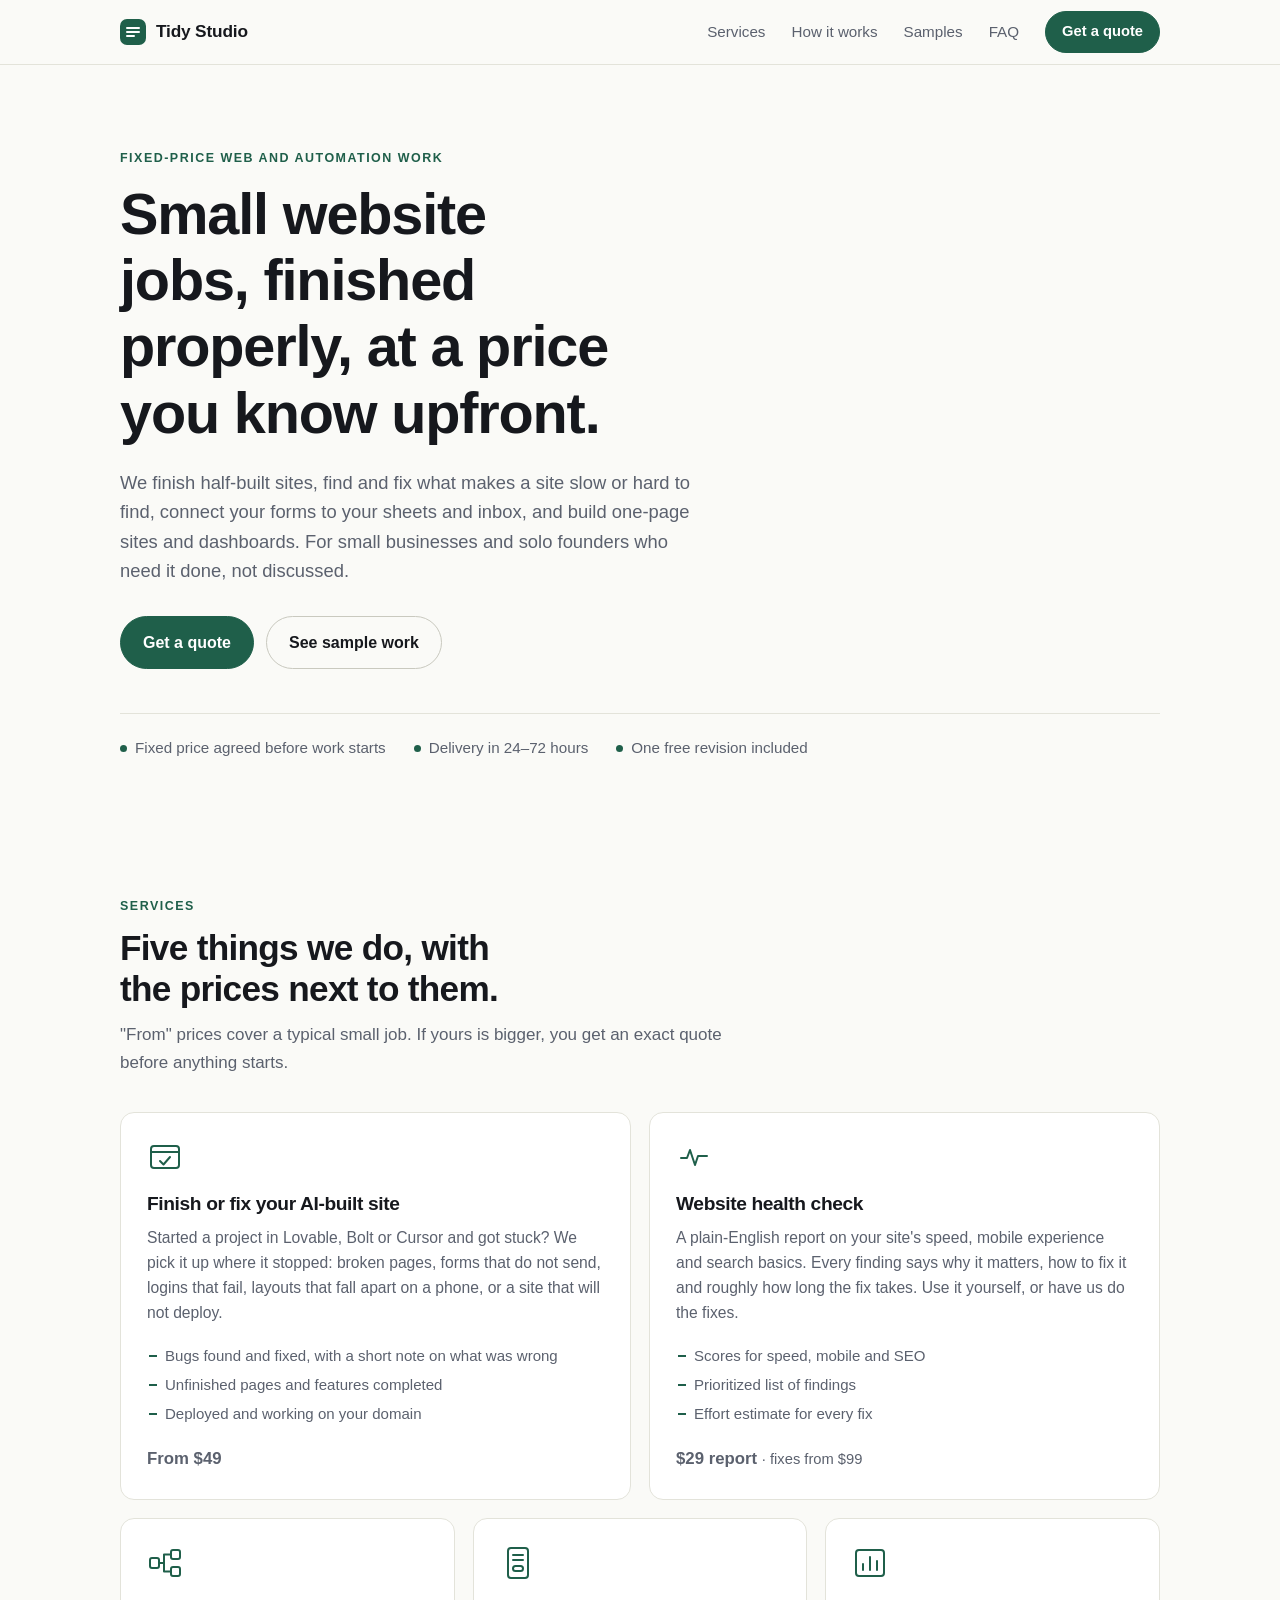
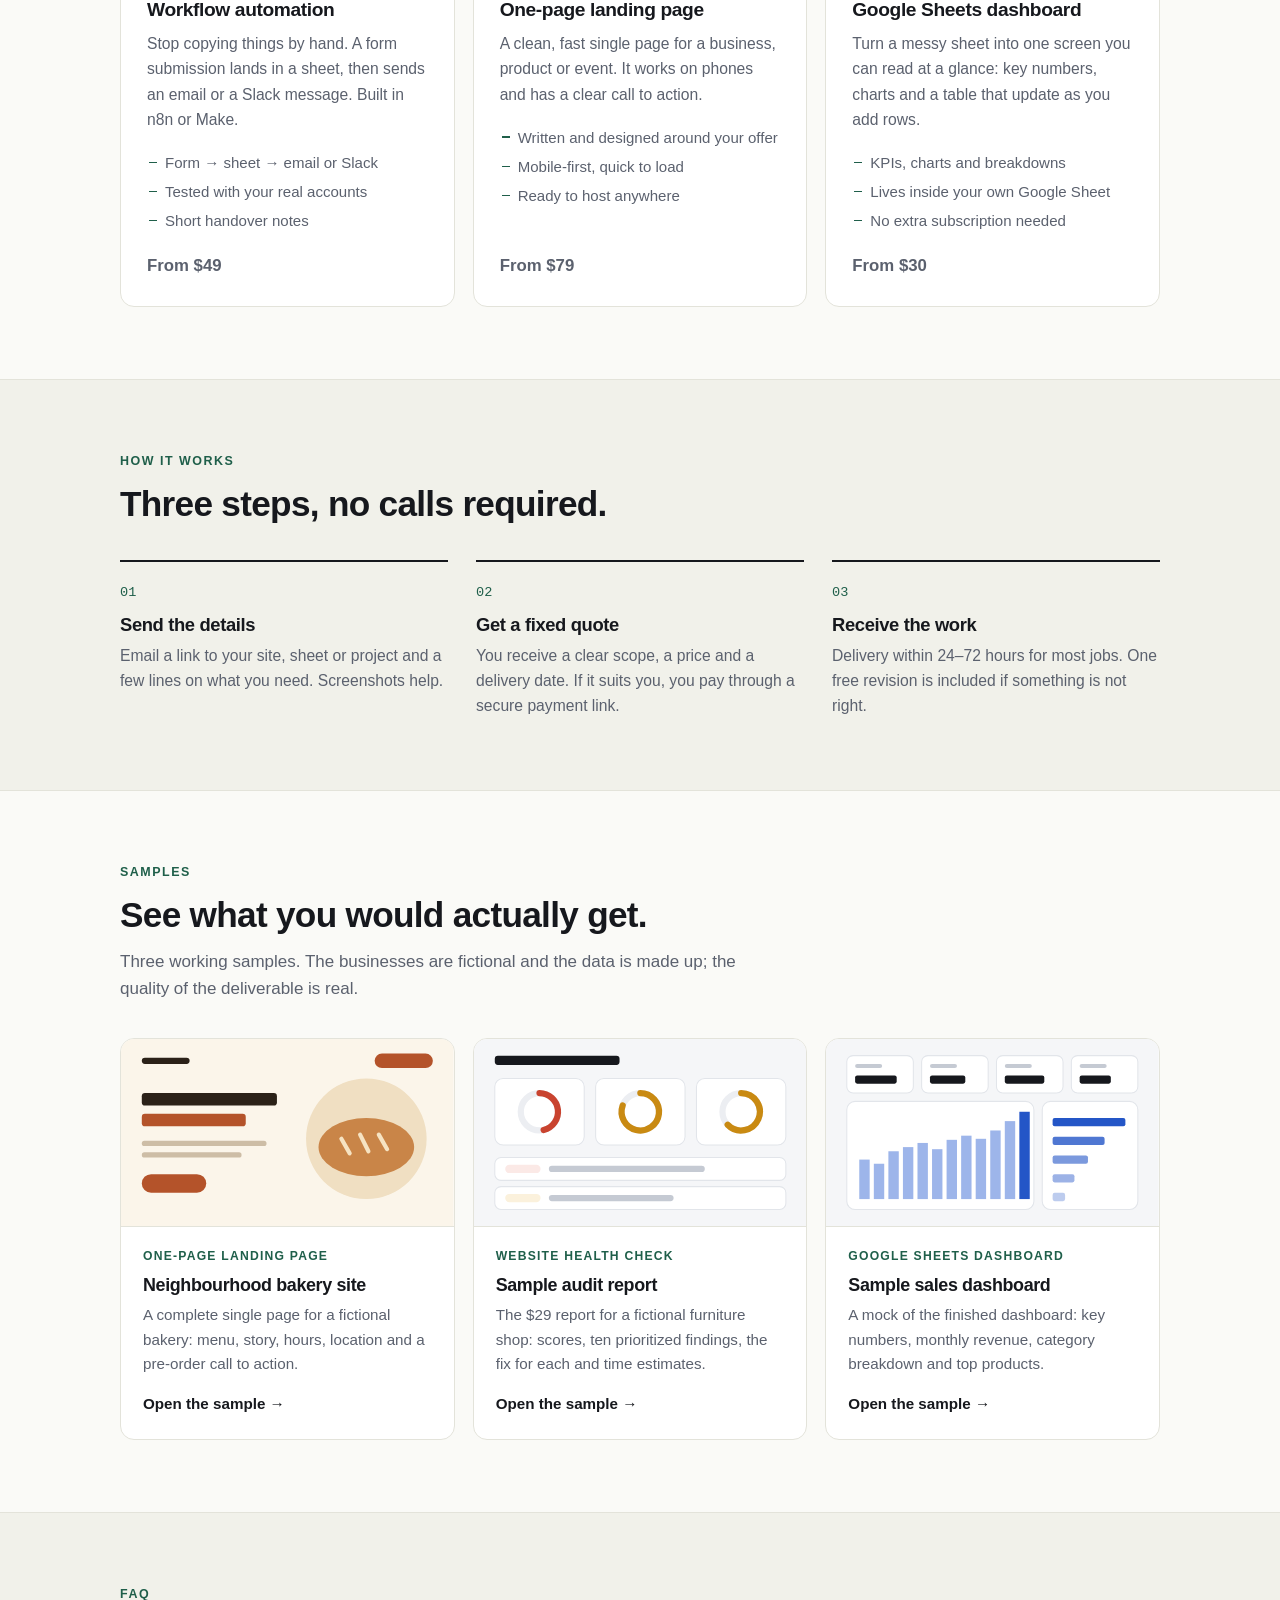
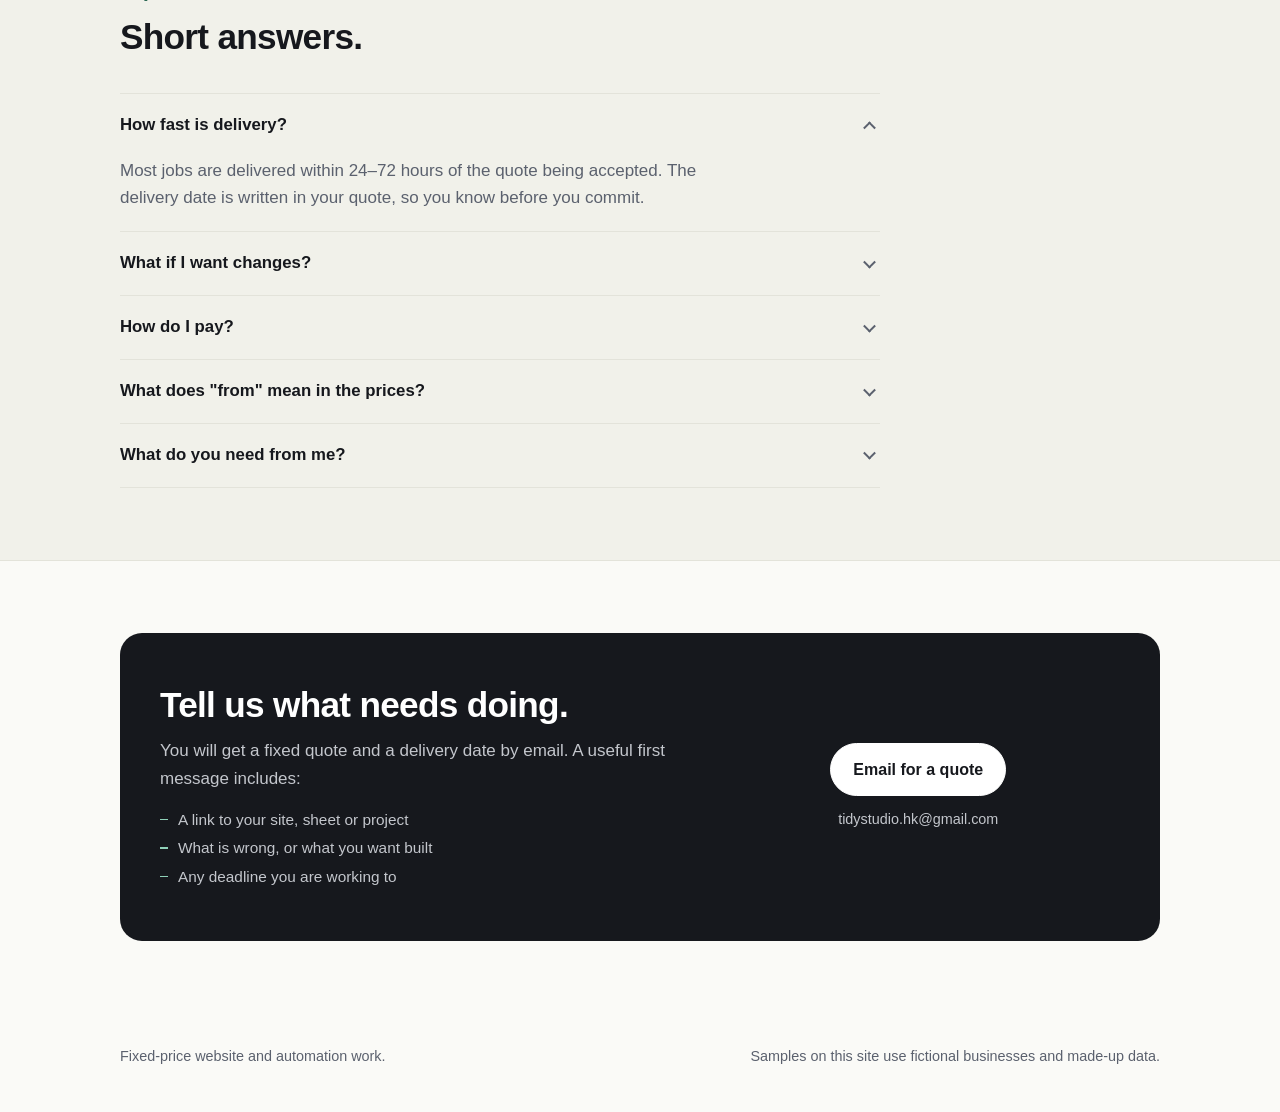
<file: index.html>
<!DOCTYPE html>
<html lang="en">
<head>
<meta charset="utf-8">
<meta name="viewport" content="width=device-width, initial-scale=1">
<!-- BRAND NAME: appears in the <title> below and once in the header (search for "Tidy Studio"). -->
<!-- CONTACT EMAIL: search for tidystudio.hk@gmail.com (2 occurrences, both in the contact section). -->
<title>Tidy Studio — fixed-price website and automation work</title>
<meta name="description" content="Fixed-price micro-services for small businesses and solo founders: finishing half-built sites, website health checks, workflow automation, one-page landing pages and Google Sheets dashboards.">
<link rel="stylesheet" href="style.css">
</head>
<body>

<header class="site-header">
  <div class="wrap">
    <a class="brand" href="#top">
      <svg class="brand-mark" viewBox="0 0 26 26" aria-hidden="true"><rect width="26" height="26" rx="7" fill="#1f5f4a"/><path d="M7 9h12M7 13h12M7 17h7" stroke="#fff" stroke-width="2" stroke-linecap="round"/></svg>
      Tidy Studio
    </a>
    <nav class="site-nav" aria-label="Main">
      <a href="#services">Services</a>
      <a href="#how">How it works</a>
      <a href="#samples">Samples</a>
      <a href="#faq">FAQ</a>
      <a class="btn btn-small" href="#contact">Get a quote</a>
    </nav>
  </div>
</header>

<main id="top">

  <section class="hero">
    <div class="wrap">
      <span class="eyebrow">Fixed-price web and automation work</span>
      <h1>Small website jobs, finished properly, at a price you know upfront.</h1>
      <p class="lede">We finish half-built sites, find and fix what makes a site slow or hard to find, connect your forms to your sheets and inbox, and build one-page sites and dashboards. For small businesses and solo founders who need it done, not discussed.</p>
      <div class="hero-actions">
        <a class="btn" href="#contact">Get a quote</a>
        <a class="btn btn-ghost" href="#samples">See sample work</a>
      </div>
      <ul class="hero-facts">
        <li>Fixed price agreed before work starts</li>
        <li>Delivery in 24–72 hours</li>
        <li>One free revision included</li>
      </ul>
    </div>
  </section>

  <section class="section" id="services">
    <div class="wrap">
      <div class="section-head">
        <span class="eyebrow">Services</span>
        <h2>Five things we do, with the prices next to them.</h2>
        <p>"From" prices cover a typical small job. If yours is bigger, you get an exact quote before anything starts.</p>
      </div>

      <div class="services">
        <article class="service">
          <svg class="service-icon" viewBox="0 0 36 36" fill="none" stroke="currentColor" stroke-width="2" stroke-linecap="round" stroke-linejoin="round" aria-hidden="true"><rect x="4" y="7" width="28" height="22" rx="3"/><path d="M4 13h28"/><path d="M13 22l3.5 3.5L23 18"/></svg>
          <h3>Finish or fix your AI-built site</h3>
          <p>Started a project in Lovable, Bolt or Cursor and got stuck? We pick it up where it stopped: broken pages, forms that do not send, logins that fail, layouts that fall apart on a phone, or a site that will not deploy.</p>
          <ul>
            <li>Bugs found and fixed, with a short note on what was wrong</li>
            <li>Unfinished pages and features completed</li>
            <li>Deployed and working on your domain</li>
          </ul>
          <p class="price">From $49</p>
        </article>

        <article class="service">
          <svg class="service-icon" viewBox="0 0 36 36" fill="none" stroke="currentColor" stroke-width="2" stroke-linecap="round" stroke-linejoin="round" aria-hidden="true"><path d="M5 19h6l3-8 5 15 3-9h9"/></svg>
          <h3>Website health check</h3>
          <p>A plain-English report on your site's speed, mobile experience and search basics. Every finding says why it matters, how to fix it and roughly how long the fix takes. Use it yourself, or have us do the fixes.</p>
          <ul>
            <li>Scores for speed, mobile and SEO</li>
            <li>Prioritized list of findings</li>
            <li>Effort estimate for every fix</li>
          </ul>
          <p class="price">$29 report <span>· fixes from $99</span></p>
        </article>

        <article class="service">
          <svg class="service-icon" viewBox="0 0 36 36" fill="none" stroke="currentColor" stroke-width="2" stroke-linecap="round" stroke-linejoin="round" aria-hidden="true"><rect x="3" y="13" width="9" height="10" rx="2"/><rect x="24" y="5" width="9" height="9" rx="2"/><rect x="24" y="22" width="9" height="9" rx="2"/><path d="M12 18h5m0 0V9.5h7M17 18v8.5h7"/></svg>
          <h3>Workflow automation</h3>
          <p>Stop copying things by hand. A form submission lands in a sheet, then sends an email or a Slack message. Built in n8n or Make.</p>
          <ul>
            <li>Form → sheet → email or Slack</li>
            <li>Tested with your real accounts</li>
            <li>Short handover notes</li>
          </ul>
          <p class="price">From $49</p>
        </article>

        <article class="service">
          <svg class="service-icon" viewBox="0 0 36 36" fill="none" stroke="currentColor" stroke-width="2" stroke-linecap="round" stroke-linejoin="round" aria-hidden="true"><rect x="8" y="3" width="20" height="30" rx="3"/><path d="M13 10h10M13 15h10"/><rect x="13" y="21" width="10" height="5" rx="2.5"/></svg>
          <h3>One-page landing page</h3>
          <p>A clean, fast single page for a business, product or event. It works on phones and has a clear call to action.</p>
          <ul>
            <li>Written and designed around your offer</li>
            <li>Mobile-first, quick to load</li>
            <li>Ready to host anywhere</li>
          </ul>
          <p class="price">From $79</p>
        </article>

        <article class="service">
          <svg class="service-icon" viewBox="0 0 36 36" fill="none" stroke="currentColor" stroke-width="2" stroke-linecap="round" stroke-linejoin="round" aria-hidden="true"><rect x="4" y="5" width="28" height="26" rx="3"/><path d="M11 25v-6M18 25V12M25 25v-9"/></svg>
          <h3>Google Sheets dashboard</h3>
          <p>Turn a messy sheet into one screen you can read at a glance: key numbers, charts and a table that update as you add rows.</p>
          <ul>
            <li>KPIs, charts and breakdowns</li>
            <li>Lives inside your own Google Sheet</li>
            <li>No extra subscription needed</li>
          </ul>
          <p class="price">From $30</p>
        </article>
      </div>
    </div>
  </section>

  <section class="section band" id="how">
    <div class="wrap">
      <div class="section-head">
        <span class="eyebrow">How it works</span>
        <h2>Three steps, no calls required.</h2>
      </div>
      <ol class="steps">
        <li>
          <h3>Send the details</h3>
          <p>Email a link to your site, sheet or project and a few lines on what you need. Screenshots help.</p>
        </li>
        <li>
          <h3>Get a fixed quote</h3>
          <p>You receive a clear scope, a price and a delivery date. If it suits you, you pay through a secure payment link.</p>
        </li>
        <li>
          <h3>Receive the work</h3>
          <p>Delivery within 24–72 hours for most jobs. One free revision is included if something is not right.</p>
        </li>
      </ol>
    </div>
  </section>

  <section class="section" id="samples">
    <div class="wrap">
      <div class="section-head">
        <span class="eyebrow">Samples</span>
        <h2>See what you would actually get.</h2>
        <p>Three working samples. The businesses are fictional and the data is made up; the quality of the deliverable is real.</p>
      </div>

      <div class="demos">
        <a class="demo-card" href="demos/landing/index.html">
          <svg class="demo-thumb" viewBox="0 0 320 180" aria-hidden="true">
            <rect width="320" height="180" fill="#fbf5ea"/>
            <rect x="20" y="18" width="46" height="6" rx="3" fill="#2b2118"/>
            <rect x="244" y="14" width="56" height="14" rx="7" fill="#b4532a"/>
            <rect x="20" y="52" width="130" height="12" rx="3" fill="#2b2118"/>
            <rect x="20" y="72" width="100" height="12" rx="3" fill="#b4532a"/>
            <rect x="20" y="98" width="120" height="5" rx="2.5" fill="#cdbda6"/>
            <rect x="20" y="109" width="96" height="5" rx="2.5" fill="#cdbda6"/>
            <rect x="20" y="130" width="62" height="18" rx="9" fill="#b4532a"/>
            <circle cx="236" cy="96" r="58" fill="#f0dfc2"/>
            <ellipse cx="236" cy="104" rx="46" ry="28" fill="#c98548"/>
            <path d="M212 96l8 14M230 92l8 16M248 92l8 14" stroke="#f6e3c2" stroke-width="4" stroke-linecap="round"/>
          </svg>
          <div class="demo-body">
            <span class="tag">One-page landing page</span>
            <h3>Neighbourhood bakery site</h3>
            <p>A complete single page for a fictional bakery: menu, story, hours, location and a pre-order call to action.</p>
            <span class="more">Open the sample →</span>
          </div>
        </a>

        <a class="demo-card" href="demos/audit/index.html">
          <svg class="demo-thumb" viewBox="0 0 320 180" aria-hidden="true">
            <rect width="320" height="180" fill="#f5f6f8"/>
            <rect x="20" y="16" width="120" height="9" rx="3" fill="#16181d"/>
            <g fill="#fff" stroke="#e2e5ea"><rect x="20" y="38" width="86" height="64" rx="8"/><rect x="117" y="38" width="86" height="64" rx="8"/><rect x="214" y="38" width="86" height="64" rx="8"/></g>
            <g fill="none" stroke-width="6" stroke-linecap="round">
              <circle cx="63" cy="70" r="18" stroke="#eceef2"/><circle cx="160" cy="70" r="18" stroke="#eceef2"/><circle cx="257" cy="70" r="18" stroke="#eceef2"/>
              <path d="M63 52a18 18 0 0 1 4 35.5" stroke="#c9432f"/>
              <path d="M160 52a18 18 0 1 1 -17 12" stroke="#c98a12"/>
              <path d="M257 52a18 18 0 1 1 -13 30.5" stroke="#c98a12"/>
            </g>
            <g fill="#fff" stroke="#e2e5ea"><rect x="20" y="114" width="280" height="22" rx="6"/><rect x="20" y="142" width="280" height="22" rx="6"/></g>
            <rect x="30" y="121" width="34" height="8" rx="4" fill="#fbe9e6"/><rect x="72" y="122" width="150" height="6" rx="3" fill="#c5cad3"/>
            <rect x="30" y="149" width="34" height="8" rx="4" fill="#fbf1dc"/><rect x="72" y="150" width="120" height="6" rx="3" fill="#c5cad3"/>
          </svg>
          <div class="demo-body">
            <span class="tag">Website health check</span>
            <h3>Sample audit report</h3>
            <p>The $29 report for a fictional furniture shop: scores, ten prioritized findings, the fix for each and time estimates.</p>
            <span class="more">Open the sample →</span>
          </div>
        </a>

        <a class="demo-card" href="demos/dashboard/index.html">
          <svg class="demo-thumb" viewBox="0 0 320 180" aria-hidden="true">
            <rect width="320" height="180" fill="#f5f6f8"/>
            <g fill="#fff" stroke="#e2e5ea"><rect x="20" y="16" width="64" height="36" rx="6"/><rect x="92" y="16" width="64" height="36" rx="6"/><rect x="164" y="16" width="64" height="36" rx="6"/><rect x="236" y="16" width="64" height="36" rx="6"/><rect x="20" y="60" width="180" height="104" rx="8"/><rect x="208" y="60" width="92" height="104" rx="8"/></g>
            <g fill="#c5cad3"><rect x="28" y="24" width="26" height="4" rx="2"/><rect x="100" y="24" width="26" height="4" rx="2"/><rect x="172" y="24" width="26" height="4" rx="2"/><rect x="244" y="24" width="26" height="4" rx="2"/></g>
            <g fill="#16181d"><rect x="28" y="35" width="40" height="8" rx="2"/><rect x="100" y="35" width="34" height="8" rx="2"/><rect x="172" y="35" width="38" height="8" rx="2"/><rect x="244" y="35" width="30" height="8" rx="2"/></g>
            <g fill="#9db5ea"><rect x="32" y="116" width="10" height="38"/><rect x="46" y="120" width="10" height="34"/><rect x="60" y="108" width="10" height="46"/><rect x="74" y="104" width="10" height="50"/><rect x="88" y="100" width="10" height="54"/><rect x="102" y="106" width="10" height="48"/><rect x="116" y="97" width="10" height="57"/><rect x="130" y="93" width="10" height="61"/><rect x="144" y="96" width="10" height="58"/><rect x="158" y="88" width="10" height="66"/><rect x="172" y="79" width="10" height="75"/></g>
            <rect x="186" y="70" width="10" height="84" fill="#2456c7"/>
            <g fill="#2456c7"><rect x="218" y="76" width="70" height="8" rx="2"/><rect x="218" y="94" width="50" height="8" rx="2" opacity=".8"/><rect x="218" y="112" width="34" height="8" rx="2" opacity=".6"/><rect x="218" y="130" width="21" height="8" rx="2" opacity=".45"/><rect x="218" y="148" width="12" height="8" rx="2" opacity=".3"/></g>
          </svg>
          <div class="demo-body">
            <span class="tag">Google Sheets dashboard</span>
            <h3>Sample sales dashboard</h3>
            <p>A mock of the finished dashboard: key numbers, monthly revenue, category breakdown and top products.</p>
            <span class="more">Open the sample →</span>
          </div>
        </a>
      </div>
    </div>
  </section>

  <section class="section band" id="faq">
    <div class="wrap">
      <div class="section-head">
        <span class="eyebrow">FAQ</span>
        <h2>Short answers.</h2>
      </div>
      <div class="faq">
        <details open>
          <summary>How fast is delivery?</summary>
          <p>Most jobs are delivered within 24–72 hours of the quote being accepted. The delivery date is written in your quote, so you know before you commit.</p>
        </details>
        <details>
          <summary>What if I want changes?</summary>
          <p>One free revision is included with every job. Tell us what is not right and it gets adjusted. Work beyond the agreed scope is quoted separately, before it starts.</p>
        </details>
        <details>
          <summary>How do I pay?</summary>
          <p>Through a secure payment link sent with your quote. You never need to share card details by email.</p>
        </details>
        <details>
          <summary>What does "from" mean in the prices?</summary>
          <p>It is the price of a typical small job of that kind. After seeing your details we send one exact, fixed price. It does not change unless the scope does.</p>
        </details>
        <details>
          <summary>What do you need from me?</summary>
          <p>A link to the site, sheet or project, a short description of what you want, and access only to what the job requires. For automations, that means the accounts being connected.</p>
        </details>
      </div>
    </div>
  </section>

  <section class="section" id="contact">
    <div class="wrap">
      <div class="contact-card">
        <div>
          <h2>Tell us what needs doing.</h2>
          <p>You will get a fixed quote and a delivery date by email. A useful first message includes:</p>
          <ul>
            <li>A link to your site, sheet or project</li>
            <li>What is wrong, or what you want built</li>
            <li>Any deadline you are working to</li>
          </ul>
        </div>
        <div class="contact-action">
          <a class="btn" href="mailto:tidystudio.hk@gmail.com?subject=Quote%20request">Email for a quote</a>
          <span class="address">tidystudio.hk@gmail.com</span>
        </div>
      </div>
    </div>
  </section>

</main>

<footer class="site-footer">
  <div class="wrap">
    <span>Fixed-price website and automation work.</span>
    <span>Samples on this site use fictional businesses and made-up data.</span>
  </div>
</footer>

</body>
</html>
</file>
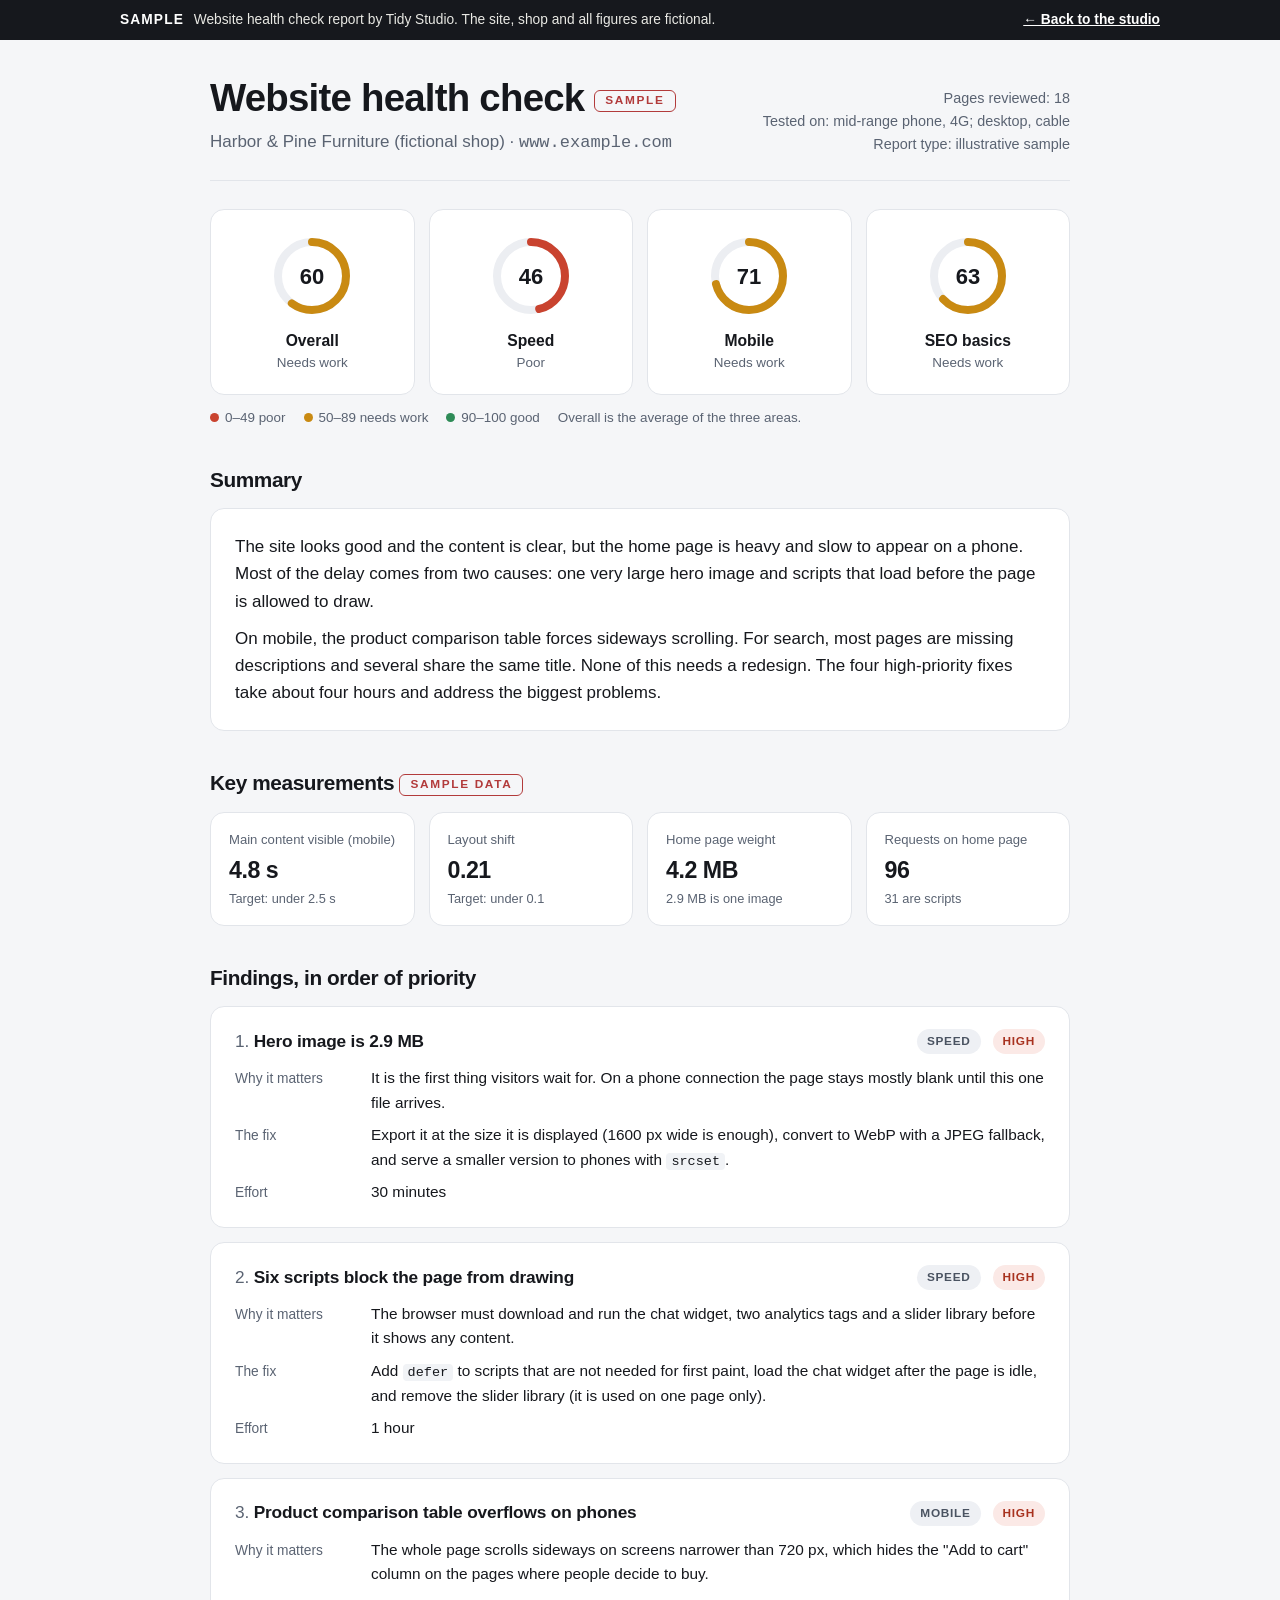
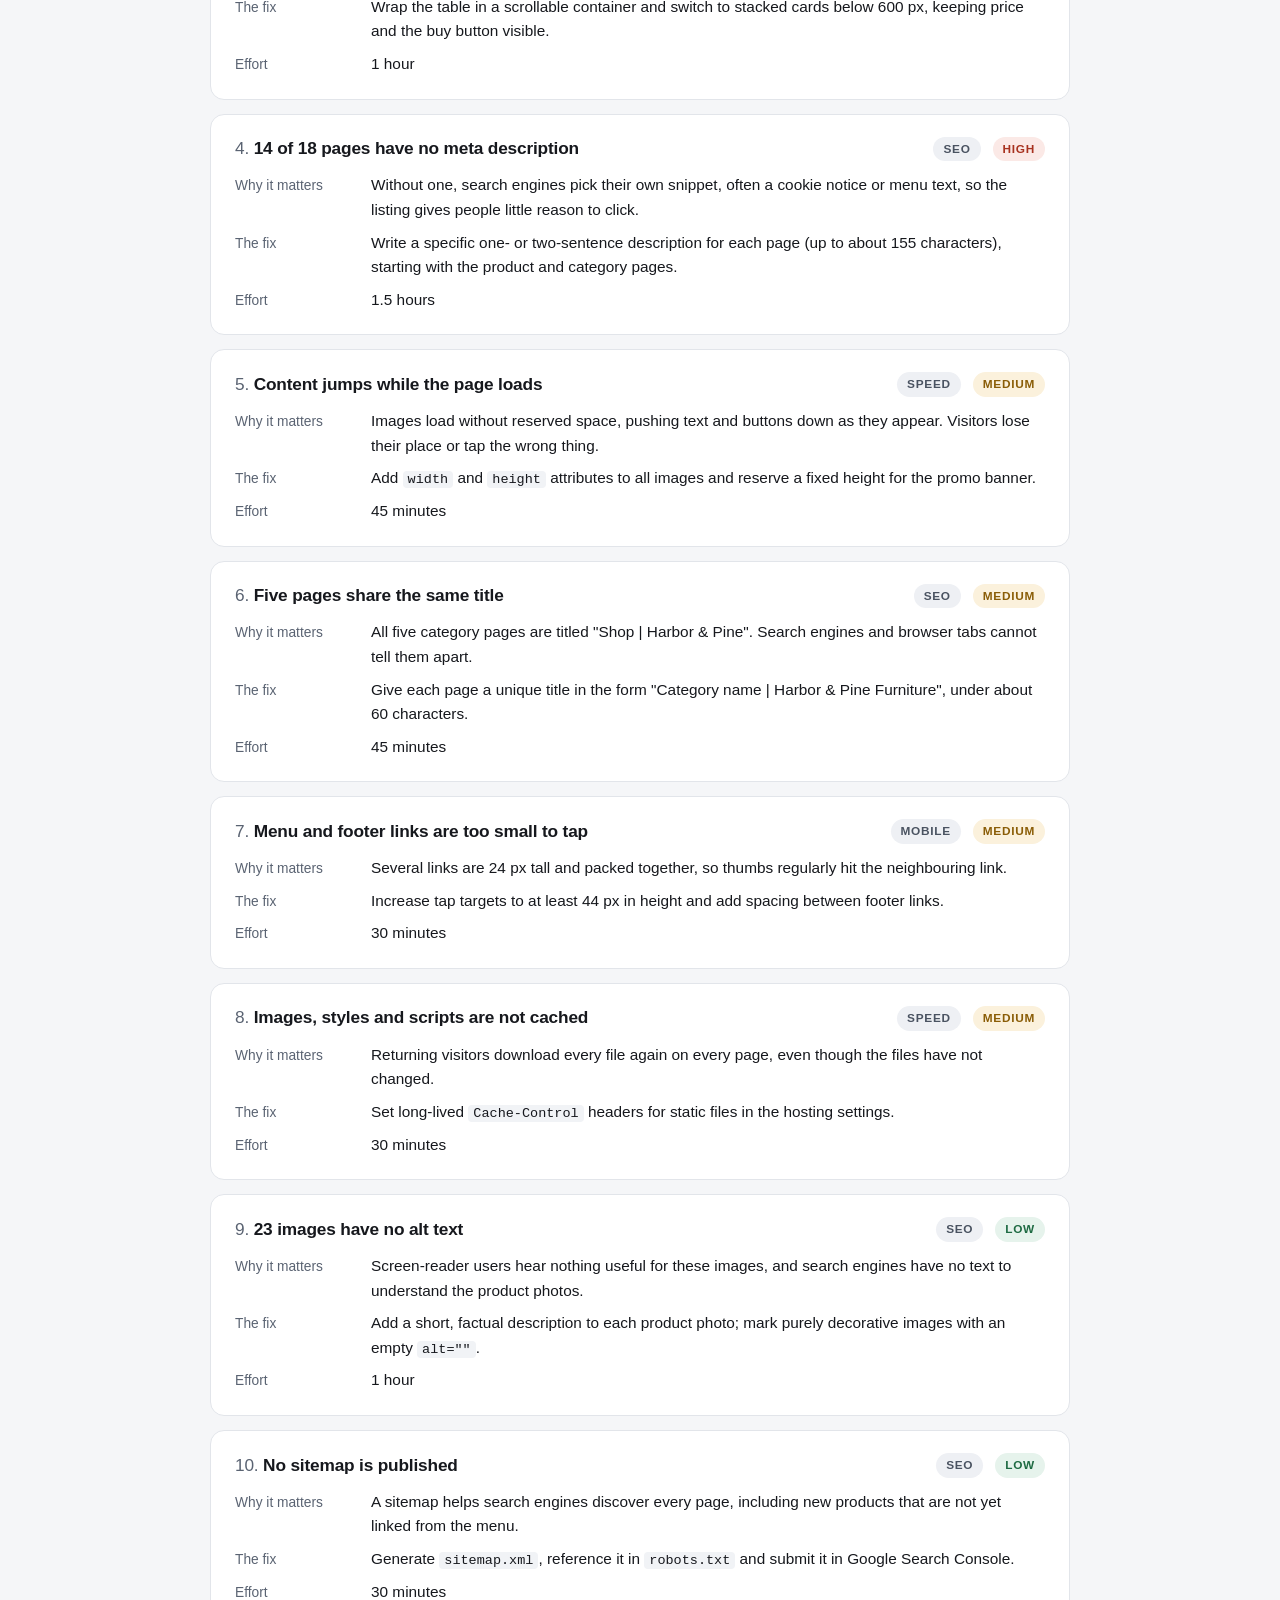
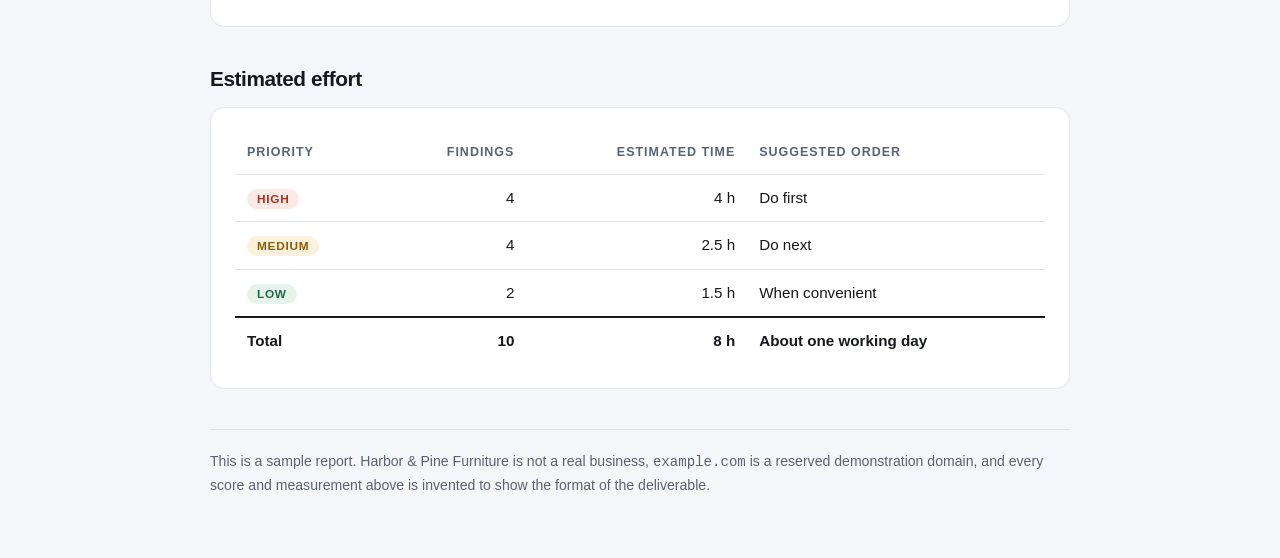
<file: demos/audit/index.html>
<!DOCTYPE html>
<html lang="en">
<head>
<meta charset="utf-8">
<meta name="viewport" content="width=device-width, initial-scale=1">
<title>Website health check — sample report</title>
<meta name="description" content="Sample website health check report for a fictional site: scores, prioritized findings, fixes and effort estimates.">
<link rel="stylesheet" href="../../style.css">
</head>
<body class="audit">

<!-- Sample bar: the only place the studio name appears on this page. -->
<div class="sample-bar">
  <div class="wrap">
    <span><strong>SAMPLE</strong> Website health check report by Tidy Studio. The site, shop and all figures are fictional.</span>
    <a href="../../index.html">← Back to the studio</a>
  </div>
</div>

<main class="doc">

  <header class="doc-head">
    <div>
      <h1>Website health check <span class="stamp">SAMPLE</span></h1>
      <p class="sub">Harbor &amp; Pine Furniture (fictional shop) · <code>www.example.com</code></p>
    </div>
    <p class="doc-meta">
      Pages reviewed: 18<br>
      Tested on: mid-range phone, 4G; desktop, cable<br>
      Report type: illustrative sample
    </p>
  </header>

  <section class="scores" aria-label="Scores">
    <div class="panel score">
      <svg viewBox="0 0 92 92" role="img" aria-label="Overall score 60 out of 100"><circle class="ring-bg" cx="46" cy="46" r="34"/><circle class="ring warn" cx="46" cy="46" r="34" stroke-dasharray="128.2 213.6"/><text x="46" y="54" text-anchor="middle">60</text></svg>
      <h3>Overall</h3><p>Needs work</p>
    </div>
    <div class="panel score">
      <svg viewBox="0 0 92 92" role="img" aria-label="Speed score 46 out of 100"><circle class="ring-bg" cx="46" cy="46" r="34"/><circle class="ring bad" cx="46" cy="46" r="34" stroke-dasharray="98.3 213.6"/><text x="46" y="54" text-anchor="middle">46</text></svg>
      <h3>Speed</h3><p>Poor</p>
    </div>
    <div class="panel score">
      <svg viewBox="0 0 92 92" role="img" aria-label="Mobile score 71 out of 100"><circle class="ring-bg" cx="46" cy="46" r="34"/><circle class="ring warn" cx="46" cy="46" r="34" stroke-dasharray="151.7 213.6"/><text x="46" y="54" text-anchor="middle">71</text></svg>
      <h3>Mobile</h3><p>Needs work</p>
    </div>
    <div class="panel score">
      <svg viewBox="0 0 92 92" role="img" aria-label="SEO score 63 out of 100"><circle class="ring-bg" cx="46" cy="46" r="34"/><circle class="ring warn" cx="46" cy="46" r="34" stroke-dasharray="134.6 213.6"/><text x="46" y="54" text-anchor="middle">63</text></svg>
      <h3>SEO basics</h3><p>Needs work</p>
    </div>
  </section>
  <p class="legend">
    <span><i style="background:#c9432f"></i>0–49 poor</span>
    <span><i style="background:#c98a12"></i>50–89 needs work</span>
    <span><i style="background:#2e8b57"></i>90–100 good</span>
    <span>Overall is the average of the three areas.</span>
  </p>

  <h2>Summary</h2>
  <div class="panel summary">
    <p>The site looks good and the content is clear, but the home page is heavy and slow to appear on a phone. Most of the delay comes from two causes: one very large hero image and scripts that load before the page is allowed to draw.</p>
    <p>On mobile, the product comparison table forces sideways scrolling. For search, most pages are missing descriptions and several share the same title. None of this needs a redesign. The four high-priority fixes take about four hours and address the biggest problems.</p>
  </div>

  <h2>Key measurements <span class="stamp">SAMPLE DATA</span></h2>
  <dl class="metrics">
    <div class="panel metric"><dt>Main content visible (mobile)</dt><dd>4.8 s<small>Target: under 2.5 s</small></dd></div>
    <div class="panel metric"><dt>Layout shift</dt><dd>0.21<small>Target: under 0.1</small></dd></div>
    <div class="panel metric"><dt>Home page weight</dt><dd>4.2 MB<small>2.9 MB is one image</small></dd></div>
    <div class="panel metric"><dt>Requests on home page</dt><dd>96<small>31 are scripts</small></dd></div>
  </dl>

  <h2>Findings, in order of priority</h2>
  <div class="findings">

    <article class="panel finding">
      <div class="finding-top"><h3>Hero image is 2.9 MB</h3><span class="pill pill-area">Speed</span><span class="pill pill-high">High</span></div>
      <dl>
        <dt>Why it matters</dt><dd>It is the first thing visitors wait for. On a phone connection the page stays mostly blank until this one file arrives.</dd>
        <dt>The fix</dt><dd>Export it at the size it is displayed (1600 px wide is enough), convert to WebP with a JPEG fallback, and serve a smaller version to phones with <code>srcset</code>.</dd>
        <dt>Effort</dt><dd>30 minutes</dd>
      </dl>
    </article>

    <article class="panel finding">
      <div class="finding-top"><h3>Six scripts block the page from drawing</h3><span class="pill pill-area">Speed</span><span class="pill pill-high">High</span></div>
      <dl>
        <dt>Why it matters</dt><dd>The browser must download and run the chat widget, two analytics tags and a slider library before it shows any content.</dd>
        <dt>The fix</dt><dd>Add <code>defer</code> to scripts that are not needed for first paint, load the chat widget after the page is idle, and remove the slider library (it is used on one page only).</dd>
        <dt>Effort</dt><dd>1 hour</dd>
      </dl>
    </article>

    <article class="panel finding">
      <div class="finding-top"><h3>Product comparison table overflows on phones</h3><span class="pill pill-area">Mobile</span><span class="pill pill-high">High</span></div>
      <dl>
        <dt>Why it matters</dt><dd>The whole page scrolls sideways on screens narrower than 720 px, which hides the "Add to cart" column on the pages where people decide to buy.</dd>
        <dt>The fix</dt><dd>Wrap the table in a scrollable container and switch to stacked cards below 600 px, keeping price and the buy button visible.</dd>
        <dt>Effort</dt><dd>1 hour</dd>
      </dl>
    </article>

    <article class="panel finding">
      <div class="finding-top"><h3>14 of 18 pages have no meta description</h3><span class="pill pill-area">SEO</span><span class="pill pill-high">High</span></div>
      <dl>
        <dt>Why it matters</dt><dd>Without one, search engines pick their own snippet, often a cookie notice or menu text, so the listing gives people little reason to click.</dd>
        <dt>The fix</dt><dd>Write a specific one- or two-sentence description for each page (up to about 155 characters), starting with the product and category pages.</dd>
        <dt>Effort</dt><dd>1.5 hours</dd>
      </dl>
    </article>

    <article class="panel finding">
      <div class="finding-top"><h3>Content jumps while the page loads</h3><span class="pill pill-area">Speed</span><span class="pill pill-med">Medium</span></div>
      <dl>
        <dt>Why it matters</dt><dd>Images load without reserved space, pushing text and buttons down as they appear. Visitors lose their place or tap the wrong thing.</dd>
        <dt>The fix</dt><dd>Add <code>width</code> and <code>height</code> attributes to all images and reserve a fixed height for the promo banner.</dd>
        <dt>Effort</dt><dd>45 minutes</dd>
      </dl>
    </article>

    <article class="panel finding">
      <div class="finding-top"><h3>Five pages share the same title</h3><span class="pill pill-area">SEO</span><span class="pill pill-med">Medium</span></div>
      <dl>
        <dt>Why it matters</dt><dd>All five category pages are titled "Shop | Harbor &amp; Pine". Search engines and browser tabs cannot tell them apart.</dd>
        <dt>The fix</dt><dd>Give each page a unique title in the form "Category name | Harbor &amp; Pine Furniture", under about 60 characters.</dd>
        <dt>Effort</dt><dd>45 minutes</dd>
      </dl>
    </article>

    <article class="panel finding">
      <div class="finding-top"><h3>Menu and footer links are too small to tap</h3><span class="pill pill-area">Mobile</span><span class="pill pill-med">Medium</span></div>
      <dl>
        <dt>Why it matters</dt><dd>Several links are 24 px tall and packed together, so thumbs regularly hit the neighbouring link.</dd>
        <dt>The fix</dt><dd>Increase tap targets to at least 44 px in height and add spacing between footer links.</dd>
        <dt>Effort</dt><dd>30 minutes</dd>
      </dl>
    </article>

    <article class="panel finding">
      <div class="finding-top"><h3>Images, styles and scripts are not cached</h3><span class="pill pill-area">Speed</span><span class="pill pill-med">Medium</span></div>
      <dl>
        <dt>Why it matters</dt><dd>Returning visitors download every file again on every page, even though the files have not changed.</dd>
        <dt>The fix</dt><dd>Set long-lived <code>Cache-Control</code> headers for static files in the hosting settings.</dd>
        <dt>Effort</dt><dd>30 minutes</dd>
      </dl>
    </article>

    <article class="panel finding">
      <div class="finding-top"><h3>23 images have no alt text</h3><span class="pill pill-area">SEO</span><span class="pill pill-low">Low</span></div>
      <dl>
        <dt>Why it matters</dt><dd>Screen-reader users hear nothing useful for these images, and search engines have no text to understand the product photos.</dd>
        <dt>The fix</dt><dd>Add a short, factual description to each product photo; mark purely decorative images with an empty <code>alt=""</code>.</dd>
        <dt>Effort</dt><dd>1 hour</dd>
      </dl>
    </article>

    <article class="panel finding">
      <div class="finding-top"><h3>No sitemap is published</h3><span class="pill pill-area">SEO</span><span class="pill pill-low">Low</span></div>
      <dl>
        <dt>Why it matters</dt><dd>A sitemap helps search engines discover every page, including new products that are not yet linked from the menu.</dd>
        <dt>The fix</dt><dd>Generate <code>sitemap.xml</code>, reference it in <code>robots.txt</code> and submit it in Google Search Console.</dd>
        <dt>Effort</dt><dd>30 minutes</dd>
      </dl>
    </article>

  </div>

  <h2>Estimated effort</h2>
  <div class="panel table-scroll">
    <table class="table">
      <thead><tr><th>Priority</th><th class="num">Findings</th><th class="num">Estimated time</th><th>Suggested order</th></tr></thead>
      <tbody>
        <tr><td><span class="pill pill-high">High</span></td><td class="num">4</td><td class="num">4 h</td><td>Do first</td></tr>
        <tr><td><span class="pill pill-med">Medium</span></td><td class="num">4</td><td class="num">2.5 h</td><td>Do next</td></tr>
        <tr><td><span class="pill pill-low">Low</span></td><td class="num">2</td><td class="num">1.5 h</td><td>When convenient</td></tr>
      </tbody>
      <tfoot><tr><td>Total</td><td class="num">10</td><td class="num">8 h</td><td>About one working day</td></tr></tfoot>
    </table>
  </div>

  <p class="doc-foot">This is a sample report. Harbor &amp; Pine Furniture is not a real business, <code>example.com</code> is a reserved demonstration domain, and every score and measurement above is invented to show the format of the deliverable.</p>

</main>

</body>
</html>
</file>
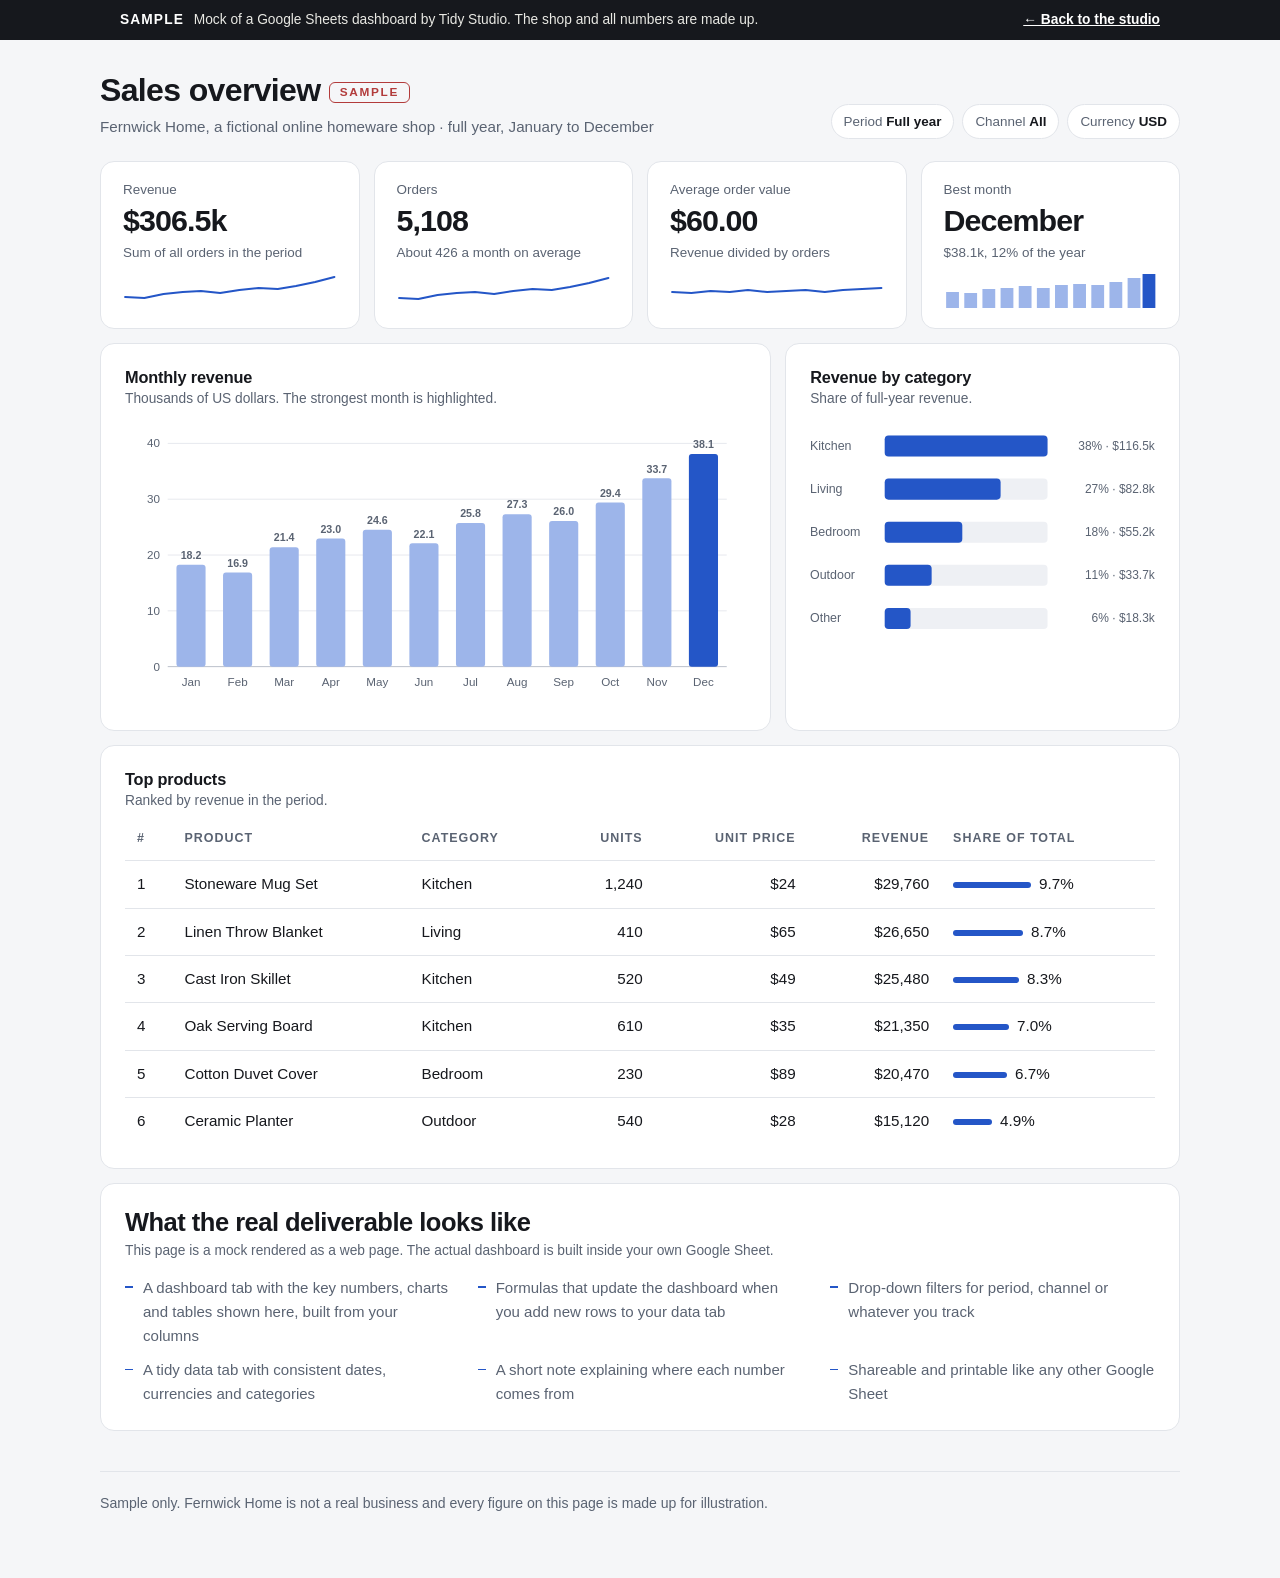
<file: demos/dashboard/index.html>
<!DOCTYPE html>
<html lang="en">
<head>
<meta charset="utf-8">
<meta name="viewport" content="width=device-width, initial-scale=1">
<title>Sales dashboard — sample</title>
<meta name="description" content="Mock sales dashboard showing what a Google Sheets dashboard delivers. All data is made up.">
<link rel="stylesheet" href="../../style.css">
</head>
<body class="dash">

<!-- Sample bar: the only place the studio name appears on this page. -->
<div class="sample-bar">
  <div class="wrap">
    <span><strong>SAMPLE</strong> Mock of a Google Sheets dashboard by Tidy Studio. The shop and all numbers are made up.</span>
    <a href="../../index.html">← Back to the studio</a>
  </div>
</div>

<!--
  Made-up data used on this page (fictional homeware shop, one calendar year).
  Monthly revenue, $k: Jan 18.2, Feb 16.9, Mar 21.4, Apr 23.0, May 24.6, Jun 22.1,
                       Jul 25.8, Aug 27.3, Sep 26.0, Oct 29.4, Nov 33.7, Dec 38.1  (total 306.5)
  Categories, $k:      Kitchen 116.5, Living 82.8, Bedroom 55.2, Outdoor 33.7, Other 18.3
  Orders: 5,108        Average order value: $60.00
-->

<main class="dash-wrap">

  <header class="dash-head">
    <div>
      <h1>Sales overview <span class="stamp">SAMPLE</span></h1>
      <p>Fernwick Home, a fictional online homeware shop · full year, January to December</p>
    </div>
    <div class="chips" aria-label="Filters shown in the real sheet">
      <span class="chip">Period <b>Full year</b></span>
      <span class="chip">Channel <b>All</b></span>
      <span class="chip">Currency <b>USD</b></span>
    </div>
  </header>

  <section class="kpis" aria-label="Key numbers">
    <div class="panel kpi">
      <h2>Revenue</h2>
      <p class="value">$306.5k</p>
      <p class="note">Sum of all orders in the period</p>
      <svg viewBox="0 0 200 34" preserveAspectRatio="none" aria-hidden="true"><polyline fill="none" stroke="#2456c7" stroke-width="2" stroke-linejoin="round" stroke-linecap="round" points="2,23 20,24 38,20 56,18 73,17 91,19 109,16 127,14 145,15 162,12 180,8 198,3"/></svg>
    </div>
    <div class="panel kpi">
      <h2>Orders</h2>
      <p class="value">5,108</p>
      <p class="note">About 426 a month on average</p>
      <svg viewBox="0 0 200 34" preserveAspectRatio="none" aria-hidden="true"><polyline fill="none" stroke="#2456c7" stroke-width="2" stroke-linejoin="round" stroke-linecap="round" points="2,24 20,25 38,21 56,19 73,18 91,20 109,17 127,15 145,16 162,13 180,9 198,4"/></svg>
    </div>
    <div class="panel kpi">
      <h2>Average order value</h2>
      <p class="value">$60.00</p>
      <p class="note">Revenue divided by orders</p>
      <svg viewBox="0 0 200 34" preserveAspectRatio="none" aria-hidden="true"><polyline fill="none" stroke="#2456c7" stroke-width="2" stroke-linejoin="round" stroke-linecap="round" points="2,18 20,19 38,17 56,18 73,16 91,18 109,17 127,16 145,18 162,16 180,15 198,14"/></svg>
    </div>
    <div class="panel kpi">
      <h2>Best month</h2>
      <p class="value">December</p>
      <p class="note">$38.1k, 12% of the year</p>
      <svg viewBox="0 0 200 34" preserveAspectRatio="none" aria-hidden="true"><g fill="#9db5ea"><rect x="2" y="18" width="12" height="16"/><rect x="19" y="19" width="12" height="15"/><rect x="36" y="15" width="12" height="19"/><rect x="53" y="14" width="12" height="20"/><rect x="70" y="12" width="12" height="22"/><rect x="87" y="14" width="12" height="20"/><rect x="104" y="11" width="12" height="23"/><rect x="121" y="10" width="12" height="24"/><rect x="138" y="11" width="12" height="23"/><rect x="155" y="8" width="12" height="26"/><rect x="172" y="4" width="12" height="30"/></g><rect x="186" y="0" width="12" height="34" fill="#2456c7"/></svg>
    </div>
  </section>

  <section class="dash-grid">
    <div class="panel">
      <h2>Monthly revenue</h2>
      <p class="panel-sub">Thousands of US dollars. The strongest month is highlighted.</p>
      <div class="chart-scroll">
        <svg class="chart" viewBox="0 0 640 290" role="img" aria-label="Bar chart of monthly revenue rising from 18.2 thousand dollars in January to 38.1 thousand in December">
          <g class="grid">
            <line x1="44" x2="620" y1="250" y2="250" stroke="#b9bfca"/>
            <line x1="44" x2="620" y1="192.5" y2="192.5"/>
            <line x1="44" x2="620" y1="135" y2="135"/>
            <line x1="44" x2="620" y1="77.5" y2="77.5"/>
            <line x1="44" x2="620" y1="20" y2="20"/>
          </g>
          <g font-size="12" text-anchor="end">
            <text x="36" y="254">0</text><text x="36" y="196.5">10</text><text x="36" y="139">20</text><text x="36" y="81.5">30</text><text x="36" y="24">40</text>
          </g>
          <g class="bar">
            <rect x="53" y="145" width="30" height="105" rx="3"/>
            <rect x="101" y="153" width="30" height="97" rx="3"/>
            <rect x="149" y="127" width="30" height="123" rx="3"/>
            <rect x="197" y="118" width="30" height="132" rx="3"/>
            <rect x="245" y="109" width="30" height="141" rx="3"/>
            <rect x="293" y="123" width="30" height="127" rx="3"/>
            <rect x="341" y="102" width="30" height="148" rx="3"/>
            <rect x="389" y="93" width="30" height="157" rx="3"/>
            <rect x="437" y="100" width="30" height="150" rx="3"/>
            <rect x="485" y="81" width="30" height="169" rx="3"/>
            <rect x="533" y="56" width="30" height="194" rx="3"/>
          </g>
          <rect class="bar-peak" x="581" y="31" width="30" height="219" rx="3"/>
          <g class="val" text-anchor="middle">
            <text x="68" y="139">18.2</text><text x="116" y="147">16.9</text><text x="164" y="121">21.4</text><text x="212" y="112">23.0</text>
            <text x="260" y="103">24.6</text><text x="308" y="117">22.1</text><text x="356" y="96">25.8</text><text x="404" y="87">27.3</text>
            <text x="452" y="94">26.0</text><text x="500" y="75">29.4</text><text x="548" y="50">33.7</text><text x="596" y="25">38.1</text>
          </g>
          <g font-size="12" text-anchor="middle">
            <text x="68" y="270">Jan</text><text x="116" y="270">Feb</text><text x="164" y="270">Mar</text><text x="212" y="270">Apr</text>
            <text x="260" y="270">May</text><text x="308" y="270">Jun</text><text x="356" y="270">Jul</text><text x="404" y="270">Aug</text>
            <text x="452" y="270">Sep</text><text x="500" y="270">Oct</text><text x="548" y="270">Nov</text><text x="596" y="270">Dec</text>
          </g>
        </svg>
      </div>
    </div>

    <div class="panel">
      <h2>Revenue by category</h2>
      <p class="panel-sub">Share of full-year revenue.</p>
      <svg class="chart" viewBox="0 0 360 230" role="img" aria-label="Bar chart of revenue share by category: Kitchen 38 percent, Living 27, Bedroom 18, Outdoor 11, Other 6">
        <g class="cat-label">
          <text x="0" y="27">Kitchen</text><text x="0" y="72">Living</text><text x="0" y="117">Bedroom</text><text x="0" y="162">Outdoor</text><text x="0" y="207">Other</text>
        </g>
        <g fill="#eef0f4">
          <rect x="78" y="12" width="170" height="22" rx="4"/><rect x="78" y="57" width="170" height="22" rx="4"/><rect x="78" y="102" width="170" height="22" rx="4"/><rect x="78" y="147" width="170" height="22" rx="4"/><rect x="78" y="192" width="170" height="22" rx="4"/>
        </g>
        <g fill="#2456c7">
          <rect x="78" y="12" width="170" height="22" rx="4"/>
          <rect x="78" y="57" width="121" height="22" rx="4"/>
          <rect x="78" y="102" width="81" height="22" rx="4"/>
          <rect x="78" y="147" width="49" height="22" rx="4"/>
          <rect x="78" y="192" width="27" height="22" rx="4"/>
        </g>
        <g class="cat-val" text-anchor="end">
          <text x="360" y="27">38% · $116.5k</text><text x="360" y="72">27% · $82.8k</text><text x="360" y="117">18% · $55.2k</text><text x="360" y="162">11% · $33.7k</text><text x="360" y="207">6% · $18.3k</text>
        </g>
      </svg>
    </div>
  </section>

  <section class="panel dash-table">
    <h2>Top products</h2>
    <p class="panel-sub">Ranked by revenue in the period.</p>
    <div class="table-scroll">
      <table class="table">
        <thead>
          <tr><th>#</th><th>Product</th><th>Category</th><th class="num">Units</th><th class="num">Unit price</th><th class="num">Revenue</th><th>Share of total</th></tr>
        </thead>
        <tbody>
          <tr><td>1</td><td>Stoneware Mug Set</td><td>Kitchen</td><td class="num">1,240</td><td class="num">$24</td><td class="num">$29,760</td><td><span class="share" style="width:78px"></span>9.7%</td></tr>
          <tr><td>2</td><td>Linen Throw Blanket</td><td>Living</td><td class="num">410</td><td class="num">$65</td><td class="num">$26,650</td><td><span class="share" style="width:70px"></span>8.7%</td></tr>
          <tr><td>3</td><td>Cast Iron Skillet</td><td>Kitchen</td><td class="num">520</td><td class="num">$49</td><td class="num">$25,480</td><td><span class="share" style="width:66px"></span>8.3%</td></tr>
          <tr><td>4</td><td>Oak Serving Board</td><td>Kitchen</td><td class="num">610</td><td class="num">$35</td><td class="num">$21,350</td><td><span class="share" style="width:56px"></span>7.0%</td></tr>
          <tr><td>5</td><td>Cotton Duvet Cover</td><td>Bedroom</td><td class="num">230</td><td class="num">$89</td><td class="num">$20,470</td><td><span class="share" style="width:54px"></span>6.7%</td></tr>
          <tr><td>6</td><td>Ceramic Planter</td><td>Outdoor</td><td class="num">540</td><td class="num">$28</td><td class="num">$15,120</td><td><span class="share" style="width:39px"></span>4.9%</td></tr>
        </tbody>
      </table>
    </div>
  </section>

  <section class="panel delivers">
    <h2>What the real deliverable looks like</h2>
    <p class="panel-sub">This page is a mock rendered as a web page. The actual dashboard is built inside your own Google Sheet.</p>
    <ul>
      <li>A dashboard tab with the key numbers, charts and tables shown here, built from your columns</li>
      <li>Formulas that update the dashboard when you add new rows to your data tab</li>
      <li>Drop-down filters for period, channel or whatever you track</li>
      <li>A tidy data tab with consistent dates, currencies and categories</li>
      <li>A short note explaining where each number comes from</li>
      <li>Shareable and printable like any other Google Sheet</li>
    </ul>
  </section>

  <p class="doc-foot">Sample only. Fernwick Home is not a real business and every figure on this page is made up for illustration.</p>

</main>

</body>
</html>
</file>
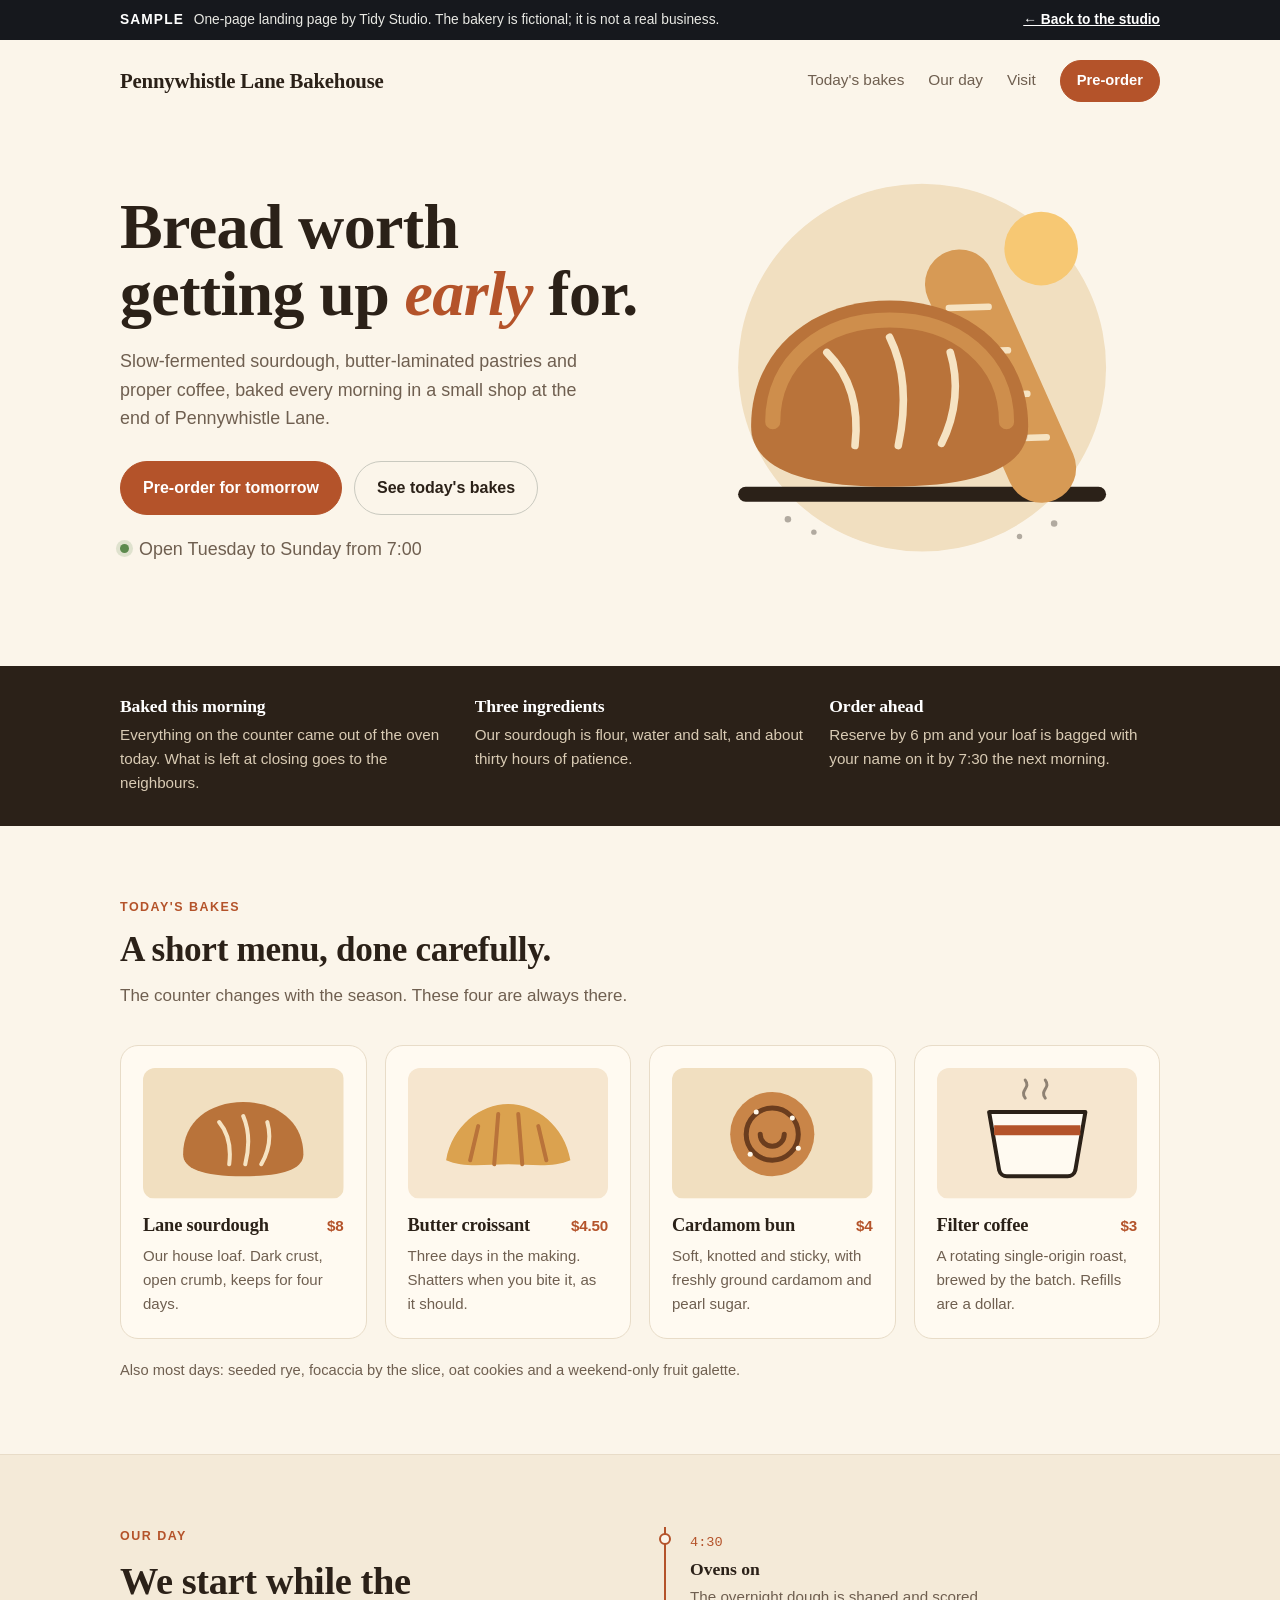
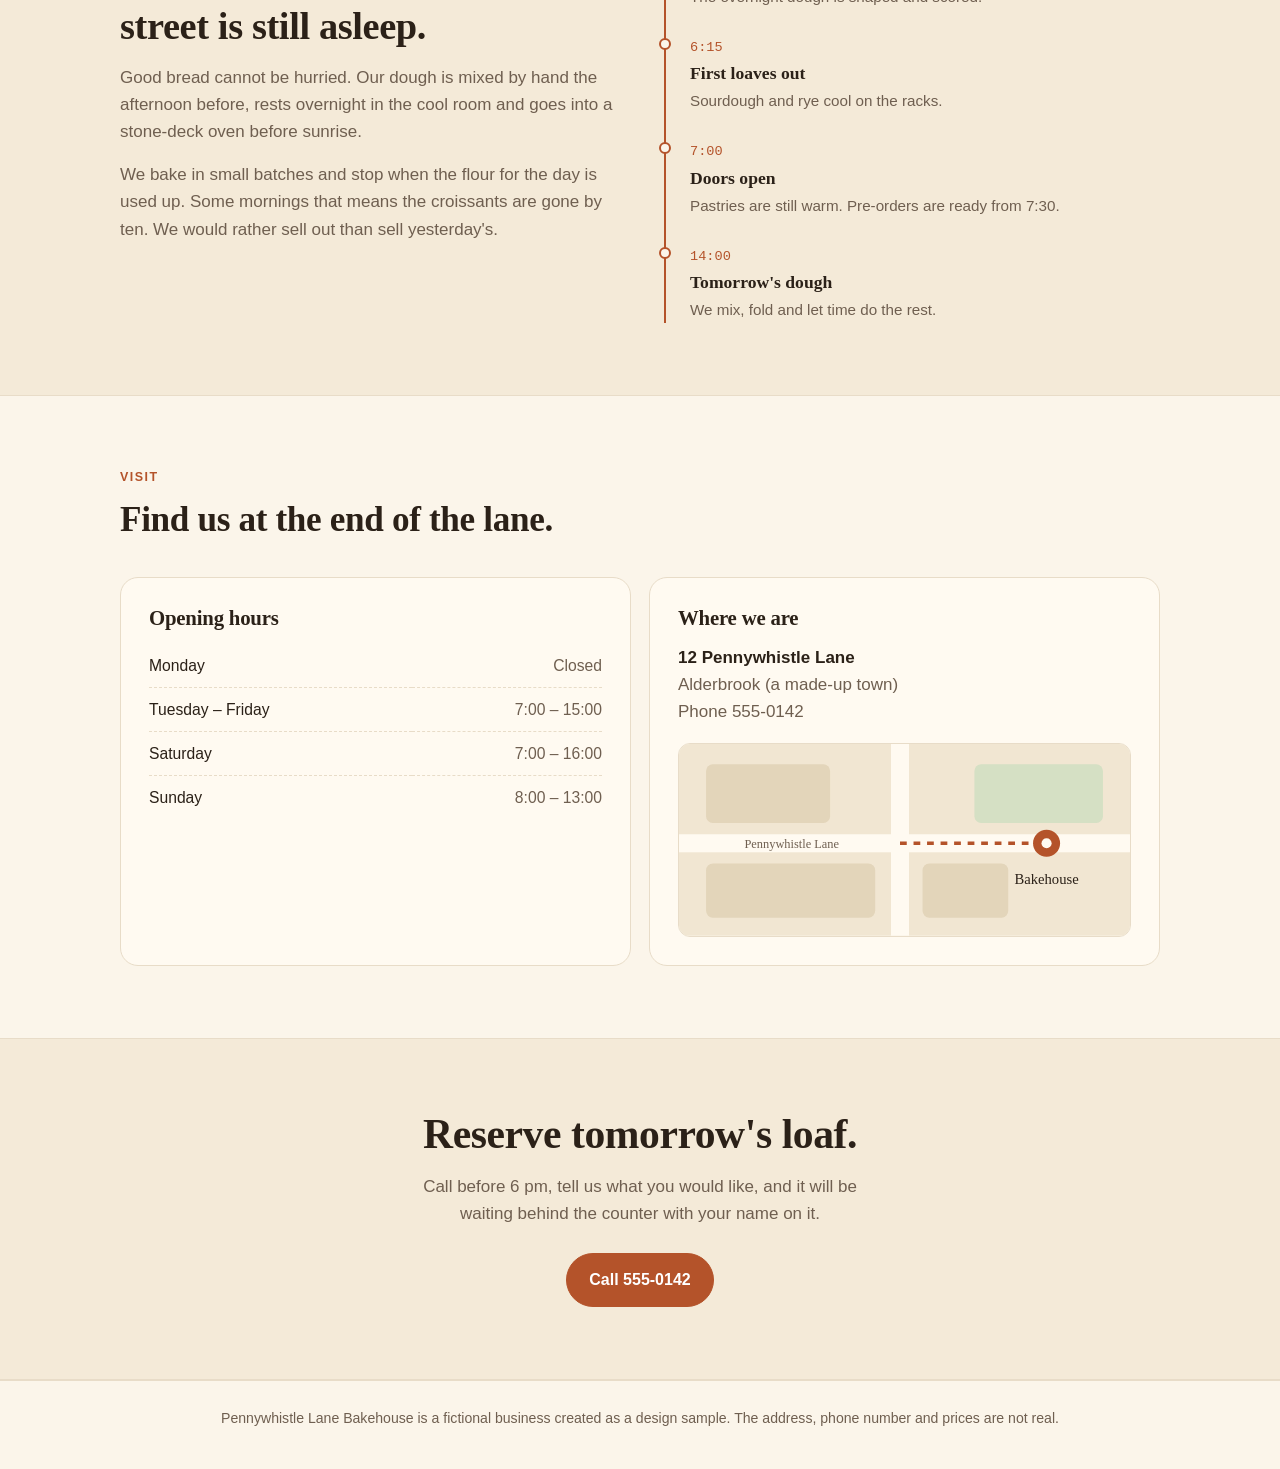
<file: demos/landing/index.html>
<!DOCTYPE html>
<html lang="en">
<head>
<meta charset="utf-8">
<meta name="viewport" content="width=device-width, initial-scale=1">
<title>Pennywhistle Lane Bakehouse — sample landing page</title>
<meta name="description" content="Sample one-page landing page for a fictional neighbourhood bakery.">
<link rel="stylesheet" href="../../style.css">
</head>
<body class="bakery">

<!-- Sample bar: the only place the studio name appears on this page. -->
<div class="sample-bar">
  <div class="wrap">
    <span><strong>SAMPLE</strong> One-page landing page by Tidy Studio. The bakery is fictional; it is not a real business.</span>
    <a href="../../index.html">← Back to the studio</a>
  </div>
</div>

<header class="bk-header">
  <div class="wrap">
    <a class="bk-brand" href="#top">Pennywhistle Lane Bakehouse</a>
    <nav class="bk-nav" aria-label="Bakery">
      <a href="#menu">Today's bakes</a>
      <a href="#story">Our day</a>
      <a href="#visit">Visit</a>
      <a class="btn btn-small" href="#order">Pre-order</a>
    </nav>
  </div>
</header>

<main id="top">

  <section class="bk-hero">
    <div class="wrap">
      <div>
        <h1>Bread worth getting up <em>early</em> for.</h1>
        <p>Slow-fermented sourdough, butter-laminated pastries and proper coffee, baked every morning in a small shop at the end of Pennywhistle Lane.</p>
        <div class="hero-actions">
          <a class="btn" href="#order">Pre-order for tomorrow</a>
          <a class="btn btn-ghost" href="#menu">See today's bakes</a>
        </div>
        <p class="bk-open">Open Tuesday to Sunday from 7:00</p>
      </div>
      <svg class="bk-art" viewBox="0 0 440 400" role="img" aria-label="Illustration of a round loaf and a baguette on a counter">
        <circle cx="220" cy="190" r="170" fill="#f1dfc0"/>
        <circle cx="330" cy="80" r="34" fill="#f7c873"/>
        <rect x="50" y="300" width="340" height="14" rx="7" fill="#2b2118"/>
        <g transform="rotate(-24 300 200)">
          <rect x="262" y="70" width="64" height="250" rx="32" fill="#d79a55"/>
          <path d="M276 118l34 14M276 162l34 14M276 206l34 14M276 250l34 14" stroke="#f6e3c2" stroke-width="6" stroke-linecap="round"/>
        </g>
        <ellipse cx="190" cy="252" rx="128" ry="34" fill="#2b2118" opacity=".1"/>
        <path d="M62 244c0-70 56-116 128-116s128 46 128 116c0 34-36 56-128 56S62 278 62 244z" fill="#b9733a"/>
        <path d="M82 240c0-56 46-94 108-94s108 38 108 94" fill="none" stroke="#d79a55" stroke-width="14" stroke-linecap="round" opacity=".7"/>
        <path d="M132 176c22 22 30 52 26 86M190 162c14 28 16 62 8 100M246 176c8 26 6 56-8 84" fill="none" stroke="#f6e3c2" stroke-width="7" stroke-linecap="round"/>
        <g fill="#2b2118" opacity=".35"><circle cx="96" cy="330" r="3"/><circle cx="120" cy="342" r="2.5"/><circle cx="342" cy="334" r="3"/><circle cx="310" cy="346" r="2.5"/></g>
      </svg>
    </div>
  </section>

  <section class="bk-strip" aria-label="What makes us different">
    <div class="wrap">
      <ul>
        <li><h3>Baked this morning</h3><p>Everything on the counter came out of the oven today. What is left at closing goes to the neighbours.</p></li>
        <li><h3>Three ingredients</h3><p>Our sourdough is flour, water and salt, and about thirty hours of patience.</p></li>
        <li><h3>Order ahead</h3><p>Reserve by 6 pm and your loaf is bagged with your name on it by 7:30 the next morning.</p></li>
      </ul>
    </div>
  </section>

  <section class="section" id="menu">
    <div class="wrap">
      <div class="section-head">
        <span class="eyebrow">Today's bakes</span>
        <h2>A short menu, done carefully.</h2>
        <p>The counter changes with the season. These four are always there.</p>
      </div>

      <div class="bk-menu">
        <article class="bk-item">
          <svg viewBox="0 0 200 130" aria-hidden="true"><rect width="200" height="130" fill="#f1dfc0"/><path d="M40 86c0-32 26-52 60-52s60 20 60 52c0 14-18 22-60 22S40 100 40 86z" fill="#b9733a"/><path d="M76 54c10 12 12 26 10 42M100 48c6 14 6 32 2 48M124 54c4 14 2 28-6 42" fill="none" stroke="#f6e3c2" stroke-width="4" stroke-linecap="round"/></svg>
          <h3>Lane sourdough <span>$8</span></h3>
          <p>Our house loaf. Dark crust, open crumb, keeps for four days.</p>
        </article>
        <article class="bk-item">
          <svg viewBox="0 0 200 130" aria-hidden="true"><rect width="200" height="130" fill="#f6e6cf"/><path d="M38 92c6-34 34-56 62-56s56 22 62 56c-18 8-40 4-62 4s-44 4-62-4z" fill="#dba24f"/><path d="M70 58l-8 34M90 46l-4 50M110 46l4 50M130 58l8 34" stroke="#b9733a" stroke-width="4" stroke-linecap="round"/></svg>
          <h3>Butter croissant <span>$4.50</span></h3>
          <p>Three days in the making. Shatters when you bite it, as it should.</p>
        </article>
        <article class="bk-item">
          <svg viewBox="0 0 200 130" aria-hidden="true"><rect width="200" height="130" fill="#f1dfc0"/><circle cx="100" cy="66" r="42" fill="#c98548"/><path d="M100 66m-26 0a26 26 0 1 0 52 0a26 26 0 1 0-52 0M100 66m-12 0a12 12 0 1 0 24 0" fill="none" stroke="#6b3d1e" stroke-width="5" stroke-linecap="round"/><g fill="#fff8ea"><circle cx="84" cy="44" r="2.5"/><circle cx="120" cy="50" r="2.5"/><circle cx="126" cy="80" r="2.5"/><circle cx="78" cy="86" r="2.5"/></g></svg>
          <h3>Cardamom bun <span>$4</span></h3>
          <p>Soft, knotted and sticky, with freshly ground cardamom and pearl sugar.</p>
        </article>
        <article class="bk-item">
          <svg viewBox="0 0 200 130" aria-hidden="true"><rect width="200" height="130" fill="#f6e6cf"/><path d="M52 44h96l-10 58a8 8 0 0 1-8 6H70a8 8 0 0 1-8-6z" fill="#fffaf1" stroke="#2b2118" stroke-width="4" stroke-linejoin="round"/><path d="M57 62h86" stroke="#b4532a" stroke-width="10"/><path d="M88 30c-6-8 6-10 0-18M108 30c-6-8 6-10 0-18" fill="none" stroke="#2b2118" stroke-width="3" stroke-linecap="round" opacity=".5"/></svg>
          <h3>Filter coffee <span>$3</span></h3>
          <p>A rotating single-origin roast, brewed by the batch. Refills are a dollar.</p>
        </article>
      </div>
      <p class="bk-note">Also most days: seeded rye, focaccia by the slice, oat cookies and a weekend-only fruit galette.</p>
    </div>
  </section>

  <section class="section bk-story" id="story">
    <div class="wrap">
      <div>
        <span class="eyebrow">Our day</span>
        <h2>We start while the street is still asleep.</h2>
        <p>Good bread cannot be hurried. Our dough is mixed by hand the afternoon before, rests overnight in the cool room and goes into a stone-deck oven before sunrise.</p>
        <p>We bake in small batches and stop when the flour for the day is used up. Some mornings that means the croissants are gone by ten. We would rather sell out than sell yesterday's.</p>
      </div>
      <ol class="bk-day">
        <li><time>4:30</time><strong>Ovens on</strong><span>The overnight dough is shaped and scored.</span></li>
        <li><time>6:15</time><strong>First loaves out</strong><span>Sourdough and rye cool on the racks.</span></li>
        <li><time>7:00</time><strong>Doors open</strong><span>Pastries are still warm. Pre-orders are ready from 7:30.</span></li>
        <li><time>14:00</time><strong>Tomorrow's dough</strong><span>We mix, fold and let time do the rest.</span></li>
      </ol>
    </div>
  </section>

  <section class="section" id="visit">
    <div class="wrap">
      <div class="section-head">
        <span class="eyebrow">Visit</span>
        <h2>Find us at the end of the lane.</h2>
      </div>
      <div class="bk-visit">
        <div class="bk-panel">
          <h3>Opening hours</h3>
          <table class="bk-hours">
            <tr><th scope="row">Monday</th><td>Closed</td></tr>
            <tr><th scope="row">Tuesday – Friday</th><td>7:00 – 15:00</td></tr>
            <tr><th scope="row">Saturday</th><td>7:00 – 16:00</td></tr>
            <tr><th scope="row">Sunday</th><td>8:00 – 13:00</td></tr>
          </table>
        </div>
        <div class="bk-panel">
          <h3>Where we are</h3>
          <address>
            <strong>12 Pennywhistle Lane</strong><br>
            Alderbrook (a made-up town)<br>
            Phone 555-0142
          </address>
          <svg class="bk-map" viewBox="0 0 400 170" role="img" aria-label="Simple map showing the bakery at the end of Pennywhistle Lane">
            <rect width="400" height="170" fill="#f1e6d2"/>
            <rect x="24" y="18" width="110" height="52" rx="6" fill="#e3d5ba"/><rect x="24" y="106" width="150" height="48" rx="6" fill="#e3d5ba"/>
            <rect x="262" y="18" width="114" height="52" rx="6" fill="#d5e0c4"/><rect x="216" y="106" width="76" height="48" rx="6" fill="#e3d5ba"/>
            <path d="M0 88h400M196 0v170" stroke="#fffaf1" stroke-width="16"/>
            <path d="M196 88h118" stroke="#b4532a" stroke-width="3" stroke-dasharray="6 6"/>
            <circle cx="326" cy="88" r="12" fill="#b4532a"/><circle cx="326" cy="88" r="4.5" fill="#fffaf1"/>
            <text x="326" y="124" text-anchor="middle" font-family="Georgia, serif" font-size="13" fill="#2b2118">Bakehouse</text>
            <text x="100" y="92" text-anchor="middle" font-family="Georgia, serif" font-size="11" fill="#6f5f50">Pennywhistle Lane</text>
          </svg>
        </div>
      </div>
    </div>
  </section>

  <section class="bk-cta bk-story" id="order">
    <div class="wrap" style="display:block">
      <h2>Reserve tomorrow's loaf.</h2>
      <p>Call before 6 pm, tell us what you would like, and it will be waiting behind the counter with your name on it.</p>
      <a class="btn" href="tel:5550142">Call 555-0142</a>
    </div>
  </section>

</main>

<footer class="bk-footer">
  <div class="wrap">
    <p>Pennywhistle Lane Bakehouse is a fictional business created as a design sample. The address, phone number and prices are not real.</p>
  </div>
</footer>

</body>
</html>
</file>
<file: style.css>
/* ==========================================================================
   One stylesheet for the whole site.
   1. Base            2. Studio home page     3. Sample bar (top of each demo)
   4. Bakery demo     5. Audit demo           6. Dashboard demo
   ========================================================================== */

/* 1. Base ----------------------------------------------------------------- */
:root {
  --bg: #fafaf7;
  --card: #ffffff;
  --ink: #16181d;
  --muted: #5b616e;
  --line: #e3e3da;
  --accent: #1f5f4a;
  --accent-soft: #e6f0ec;
  --radius: 14px;
  --sans: -apple-system, BlinkMacSystemFont, "Segoe UI", Roboto, "Helvetica Neue", Arial, sans-serif;
  --serif: "Iowan Old Style", "Palatino Linotype", Palatino, Georgia, "Times New Roman", serif;
  --mono: ui-monospace, SFMono-Regular, Menlo, Consolas, monospace;
}

*, *::before, *::after { box-sizing: border-box; }
html { -webkit-text-size-adjust: 100%; scroll-behavior: smooth; }
body {
  margin: 0;
  background: var(--bg);
  color: var(--ink);
  font-family: var(--sans);
  font-size: 17px;
  line-height: 1.6;
}
img, svg { max-width: 100%; }
a { color: inherit; }
h1, h2, h3, p, ul, ol, dl, dd, figure { margin: 0; }
ul, ol { padding: 0; list-style: none; }
h1, h2, h3 { line-height: 1.15; letter-spacing: -0.02em; text-wrap: balance; }
:focus-visible { outline: 2px solid var(--accent); outline-offset: 3px; border-radius: 4px; }

.wrap { width: 100%; max-width: 1080px; margin: 0 auto; padding: 0 20px; }
.section { padding: 72px 0; }
.section-head { max-width: 640px; margin-bottom: 36px; }
.section-head h2 { font-size: clamp(1.6rem, 3.6vw, 2.2rem); }
.section-head p { margin-top: 12px; color: var(--muted); }
.eyebrow {
  display: block; margin-bottom: 12px;
  font-size: 0.78rem; font-weight: 600; letter-spacing: 0.12em; text-transform: uppercase;
  color: var(--accent);
}

.btn {
  display: inline-block; padding: 13px 22px; border-radius: 999px;
  background: var(--accent); color: #fff; font-weight: 600; font-size: 1rem;
  text-decoration: none; border: 1px solid var(--accent);
  white-space: nowrap;
  transition: transform 0.15s ease, box-shadow 0.15s ease;
}
.btn:hover { transform: translateY(-1px); box-shadow: 0 6px 18px rgba(22, 24, 29, 0.14); }
.btn-ghost { background: transparent; color: var(--ink); border-color: #c9c9bf; }
.btn-small { padding: 8px 16px; font-size: 0.92rem; }

/* 2. Studio home page ----------------------------------------------------- */
.site-header {
  position: sticky; top: 0; z-index: 10;
  background: rgba(250, 250, 247, 0.92); backdrop-filter: blur(8px);
  border-bottom: 1px solid var(--line);
}
.site-header .wrap { display: flex; align-items: center; justify-content: space-between; gap: 16px; height: 64px; }
.brand { display: inline-flex; align-items: center; gap: 10px; font-weight: 700; font-size: 1.08rem; text-decoration: none; letter-spacing: -0.01em; }
.brand-mark { width: 26px; height: 26px; flex: none; }
.site-nav { display: flex; align-items: center; gap: 26px; }
.site-nav a:not(.btn) { text-decoration: none; color: var(--muted); font-size: 0.95rem; }
.site-nav a:not(.btn):hover { color: var(--ink); }

.hero { padding: 84px 0 64px; }
.hero h1 { font-size: clamp(2.1rem, 6vw, 3.6rem); max-width: 17ch; }
.hero .lede { margin-top: 22px; max-width: 58ch; font-size: 1.15rem; color: var(--muted); }
.hero-actions { margin-top: 30px; display: flex; flex-wrap: wrap; gap: 12px; }
.hero-facts { margin-top: 44px; display: flex; flex-wrap: wrap; gap: 10px 28px; padding-top: 22px; border-top: 1px solid var(--line); color: var(--muted); font-size: 0.95rem; }
.hero-facts li { display: flex; align-items: center; gap: 8px; }
.hero-facts li::before { content: ""; width: 7px; height: 7px; border-radius: 50%; background: var(--accent); }

.services { display: grid; grid-template-columns: repeat(6, 1fr); gap: 18px; }
.service {
  grid-column: span 2;
  display: flex; flex-direction: column;
  background: var(--card); border: 1px solid var(--line); border-radius: var(--radius); padding: 26px;
}
.service:nth-child(1), .service:nth-child(2) { grid-column: span 3; }
.service-icon { width: 36px; height: 36px; color: var(--accent); margin-bottom: 18px; }
.service h3 { font-size: 1.2rem; }
.service p { margin-top: 10px; color: var(--muted); font-size: 0.98rem; }
.service ul { margin-top: 14px; font-size: 0.94rem; color: var(--muted); }
.service li { position: relative; padding-left: 18px; margin-top: 5px; }
.service li::before { content: ""; position: absolute; left: 2px; top: 0.72em; width: 8px; height: 1.5px; background: var(--accent); }
.service .price { margin-top: auto; padding-top: 20px; font-weight: 700; font-size: 1.05rem; }
.service .price span { font-weight: 400; color: var(--muted); font-size: 0.92rem; }

.band { background: #f1f1ea; border-top: 1px solid var(--line); border-bottom: 1px solid var(--line); }
.steps { display: grid; grid-template-columns: repeat(3, 1fr); gap: 28px; counter-reset: step; }
.steps li { counter-increment: step; padding-top: 20px; border-top: 2px solid var(--ink); }
.steps li::before { content: "0" counter(step); display: block; font-family: var(--mono); font-size: 0.85rem; color: var(--accent); margin-bottom: 10px; }
.steps h3 { font-size: 1.15rem; }
.steps p { margin-top: 8px; color: var(--muted); font-size: 0.98rem; }

.demos { display: grid; grid-template-columns: repeat(3, 1fr); gap: 18px; }
.demo-card {
  display: flex; flex-direction: column; overflow: hidden;
  background: var(--card); border: 1px solid var(--line); border-radius: var(--radius);
  text-decoration: none; transition: transform 0.15s ease, box-shadow 0.15s ease;
}
.demo-card:hover { transform: translateY(-3px); box-shadow: 0 14px 30px rgba(22, 24, 29, 0.1); }
.demo-thumb { display: block; width: 100%; height: auto; border-bottom: 1px solid var(--line); }
.demo-body { padding: 20px 22px 22px; display: flex; flex-direction: column; flex: 1; }
.demo-body .tag { font-size: 0.76rem; font-weight: 600; letter-spacing: 0.1em; text-transform: uppercase; color: var(--accent); }
.demo-body h3 { margin-top: 8px; font-size: 1.12rem; }
.demo-body p { margin-top: 8px; color: var(--muted); font-size: 0.95rem; }
.demo-body .more { margin-top: auto; padding-top: 16px; font-weight: 600; font-size: 0.95rem; }
.demo-card:hover .more { text-decoration: underline; }

.faq { max-width: 760px; }
.faq details { border-bottom: 1px solid var(--line); }
.faq details:first-child { border-top: 1px solid var(--line); }
.faq summary {
  cursor: pointer; list-style: none; padding: 18px 36px 18px 0; position: relative;
  font-weight: 600; font-size: 1.05rem;
}
.faq summary::-webkit-details-marker { display: none; }
.faq summary::after {
  content: ""; position: absolute; right: 6px; top: 50%; width: 9px; height: 9px;
  border-right: 2px solid var(--muted); border-bottom: 2px solid var(--muted);
  transform: translateY(-70%) rotate(45deg); transition: transform 0.15s ease;
}
.faq details[open] summary::after { transform: translateY(-30%) rotate(-135deg); }
.faq details p { padding: 0 0 20px; color: var(--muted); max-width: 62ch; }

.contact-card {
  background: var(--ink); color: #fff; border-radius: 22px; padding: 52px 40px;
  display: grid; grid-template-columns: 1.3fr 1fr; gap: 32px; align-items: center;
}
.contact-card h2 { font-size: clamp(1.6rem, 3.6vw, 2.2rem); }
.contact-card p { margin-top: 12px; color: #c3c6cc; }
.contact-card ul { margin-top: 16px; color: #c3c6cc; font-size: 0.96rem; }
.contact-card li { padding-left: 18px; position: relative; margin-top: 4px; }
.contact-card li::before { content: ""; position: absolute; left: 0; top: 0.72em; width: 8px; height: 1.5px; background: #8fd0b8; }
.contact-action { text-align: center; }
.contact-action .btn { background: #fff; color: var(--ink); border-color: #fff; }
.contact-action .address { display: block; margin-top: 12px; font-size: 0.9rem; color: #c3c6cc; word-break: break-all; }

.site-footer { padding: 32px 0 44px; color: var(--muted); font-size: 0.9rem; }
.site-footer .wrap { display: flex; flex-wrap: wrap; justify-content: space-between; gap: 8px 24px; }

@media (max-width: 860px) {
  .section { padding: 54px 0; }
  .hero { padding: 54px 0 44px; }
  .site-nav a:not(.btn) { display: none; }
  .services, .steps, .demos { grid-template-columns: 1fr; }
  .service, .service:nth-child(1), .service:nth-child(2) { grid-column: auto; }
  .contact-card { grid-template-columns: 1fr; padding: 36px 24px; }
  .contact-action { text-align: left; }
}
@media (min-width: 600px) and (max-width: 860px) {
  .demos { grid-template-columns: repeat(2, 1fr); }
}

/* 3. Sample bar (top of each demo page) ---------------------------------- */
.sample-bar { background: #16181d; color: #e9e9e4; font-family: var(--sans); font-size: 0.86rem; line-height: 1.45; }
.sample-bar .wrap { display: flex; flex-wrap: wrap; align-items: center; justify-content: space-between; gap: 6px 20px; padding-top: 10px; padding-bottom: 10px; }
.sample-bar strong { color: #fff; letter-spacing: 0.08em; margin-right: 6px; }
.sample-bar a { color: #fff; font-weight: 600; white-space: nowrap; }

/* 4. Bakery demo ---------------------------------------------------------- */
body.bakery {
  --bg: #fbf5ea; --ink: #2b2118; --muted: #6f5f50; --line: #e8dcc8;
  --accent: #b4532a; --card: #fffaf1;
  font-family: var(--sans);
}
.bakery h1, .bakery h2, .bakery h3, .bakery .bk-brand { font-family: var(--serif); letter-spacing: -0.01em; }
.bk-header .wrap { display: flex; align-items: center; justify-content: space-between; gap: 16px; padding-top: 20px; padding-bottom: 20px; }
.bk-brand { font-size: 1.3rem; font-weight: 700; text-decoration: none; }
.bk-nav { display: flex; align-items: center; gap: 24px; font-size: 0.96rem; }
.bk-nav a:not(.btn) { text-decoration: none; color: var(--muted); }
.bk-nav a:not(.btn):hover { color: var(--ink); }

.bk-hero { padding: 40px 0 72px; }
.bk-hero .wrap { display: grid; grid-template-columns: 1.1fr 1fr; gap: 40px; align-items: center; }
.bk-hero h1 { font-size: clamp(2.3rem, 6.4vw, 4rem); line-height: 1.05; }
.bk-hero h1 em { font-style: italic; color: var(--accent); }
.bk-hero p { margin-top: 20px; max-width: 46ch; font-size: 1.12rem; color: var(--muted); }
.bk-hero .hero-actions { margin-top: 28px; }
.bk-open { margin-top: 26px; display: inline-flex; align-items: center; gap: 10px; font-size: 0.94rem; color: var(--muted); }
.bk-open::before { content: ""; width: 9px; height: 9px; border-radius: 50%; background: #5d8a4e; box-shadow: 0 0 0 4px rgba(93, 138, 78, 0.18); }
.bk-art { display: block; width: 100%; height: auto; }

.bk-strip { background: var(--ink); color: #f4e9d6; }
.bk-strip ul { display: grid; grid-template-columns: repeat(3, 1fr); gap: 24px; padding: 30px 0; }
.bk-strip h3 { font-size: 1.1rem; color: #fff; }
.bk-strip p { margin-top: 6px; font-size: 0.95rem; color: #d9cbb4; }

.bk-menu { display: grid; grid-template-columns: repeat(4, 1fr); gap: 18px; }
.bk-item { background: var(--card); border: 1px solid var(--line); border-radius: 18px; padding: 22px; }
.bk-item svg { display: block; width: 100%; height: auto; border-radius: 12px; margin-bottom: 16px; }
.bk-item h3 { font-size: 1.15rem; display: flex; justify-content: space-between; gap: 12px; align-items: baseline; }
.bk-item h3 span { font-family: var(--sans); font-size: 0.95rem; font-weight: 600; color: var(--accent); white-space: nowrap; }
.bk-item p { margin-top: 8px; font-size: 0.94rem; color: var(--muted); }
.bk-note { margin-top: 20px; font-size: 0.92rem; color: var(--muted); }

.bk-story { background: #f4ead8; border-top: 1px solid var(--line); border-bottom: 1px solid var(--line); }
.bk-story .wrap { display: grid; grid-template-columns: 1fr 1fr; gap: 48px; align-items: start; }
.bk-story h2 { font-size: clamp(1.7rem, 4vw, 2.4rem); }
.bk-story p { margin-top: 16px; color: var(--muted); }
.bk-day { border-left: 2px solid var(--accent); }
.bk-day li { position: relative; padding: 0 0 22px 24px; }
.bk-day li:last-child { padding-bottom: 0; }
.bk-day li::before { content: ""; position: absolute; left: -7px; top: 6px; width: 12px; height: 12px; border-radius: 50%; background: var(--bg); border: 2px solid var(--accent); }
.bk-day time { font-family: var(--mono); font-size: 0.85rem; color: var(--accent); }
.bk-day strong { display: block; font-family: var(--serif); font-size: 1.1rem; }
.bk-day span { color: var(--muted); font-size: 0.95rem; }

.bk-visit { display: grid; grid-template-columns: 1fr 1fr; gap: 18px; }
.bk-panel { background: var(--card); border: 1px solid var(--line); border-radius: 18px; padding: 28px; }
.bk-panel h3 { font-size: 1.3rem; margin-bottom: 14px; }
.bk-hours { width: 100%; border-collapse: collapse; font-size: 0.98rem; }
.bk-hours th, .bk-hours td { padding: 9px 0; border-bottom: 1px dashed var(--line); text-align: left; font-weight: 400; }
.bk-hours td { text-align: right; color: var(--muted); }
.bk-hours tr:last-child th, .bk-hours tr:last-child td { border-bottom: 0; }
.bk-panel address { font-style: normal; color: var(--muted); }
.bk-panel address strong { color: var(--ink); }
.bk-map { display: block; width: 100%; height: auto; margin-top: 18px; border-radius: 12px; border: 1px solid var(--line); }

.bk-cta { text-align: center; padding: 72px 0; }
.bk-cta h2 { font-size: clamp(1.8rem, 4.4vw, 2.6rem); }
.bk-cta p { margin: 14px auto 26px; max-width: 48ch; color: var(--muted); }
.bk-footer { border-top: 1px solid var(--line); padding: 26px 0 40px; font-size: 0.88rem; color: var(--muted); text-align: center; }

@media (max-width: 860px) {
  .bk-nav a:not(.btn) { display: none; }
  .bk-hero { padding: 16px 0 48px; }
  .bk-hero .wrap, .bk-story .wrap, .bk-visit { grid-template-columns: 1fr; }
  .bk-art { max-width: 380px; margin: 0 auto; }
  .bk-strip ul { grid-template-columns: 1fr; gap: 16px; }
  .bk-menu { grid-template-columns: repeat(2, 1fr); }
  .bk-cta { padding: 54px 0; }
}
@media (max-width: 480px) {
  .bk-menu { grid-template-columns: 1fr; }
}

/* 5. Audit demo ----------------------------------------------------------- */
body.audit, body.dash { --bg: #f5f6f8; --line: #e2e5ea; --muted: #5a6372; --accent: #2456c7; --accent-soft: #e8eefb; }
.doc { max-width: 900px; margin: 0 auto; padding: 36px 20px 64px; }
.doc-head { display: flex; flex-wrap: wrap; justify-content: space-between; align-items: flex-end; gap: 16px; padding-bottom: 24px; border-bottom: 1px solid var(--line); }
.doc-head h1 { font-size: clamp(1.7rem, 4.6vw, 2.4rem); }
.doc-head .sub { margin-top: 8px; color: var(--muted); }
.doc-meta { font-size: 0.9rem; color: var(--muted); text-align: right; }
.doc-meta code { font-family: var(--mono); color: var(--ink); }
.stamp {
  display: inline-block; padding: 3px 10px; border: 1.5px solid #b23b3b; color: #b23b3b; border-radius: 6px;
  font-size: 0.74rem; font-weight: 700; letter-spacing: 0.14em; vertical-align: middle;
}
.panel { background: #fff; border: 1px solid var(--line); border-radius: var(--radius); padding: 24px; min-width: 0; }
.doc h2 { font-size: 1.3rem; margin: 40px 0 16px; }

.scores { display: grid; grid-template-columns: repeat(4, 1fr); gap: 14px; margin-top: 28px; }
.score { text-align: center; padding: 20px 12px; }
.score svg { width: 92px; height: 92px; display: block; margin: 0 auto 10px; }
.score .ring-bg { fill: none; stroke: #eceef2; stroke-width: 8; }
.score .ring { fill: none; stroke-width: 8; stroke-linecap: round; transform: rotate(-90deg); transform-origin: 50% 50%; }
.score text { font-family: var(--sans); font-size: 22px; font-weight: 700; fill: var(--ink); }
.score h3 { font-size: 0.98rem; letter-spacing: 0; }
.score p { font-size: 0.84rem; color: var(--muted); margin-top: 2px; }
.bad { stroke: #c9432f; } .warn { stroke: #c98a12; } .good { stroke: #2e8b57; }
.legend { margin-top: 12px; font-size: 0.84rem; color: var(--muted); display: flex; flex-wrap: wrap; gap: 6px 18px; }
.legend i { display: inline-block; width: 9px; height: 9px; border-radius: 50%; margin-right: 6px; }

.metrics { display: grid; grid-template-columns: repeat(4, 1fr); gap: 14px; }
.metric { padding: 16px 18px; }
.metric dt { font-size: 0.82rem; color: var(--muted); }
.metric dd { font-size: 1.45rem; font-weight: 700; letter-spacing: -0.02em; margin-top: 2px; }
.metric small { display: block; font-size: 0.8rem; font-weight: 400; color: var(--muted); letter-spacing: 0; }

.summary p + p { margin-top: 10px; }
.findings { counter-reset: finding; display: grid; gap: 14px; }
.finding { counter-increment: finding; padding: 22px 24px; }
.finding-top { display: flex; flex-wrap: wrap; align-items: center; gap: 8px 12px; margin-bottom: 4px; }
.finding h3 { font-size: 1.08rem; letter-spacing: -0.01em; flex: 1 1 300px; }
.finding h3::before { content: counter(finding) ". "; color: var(--muted); font-weight: 400; }
.pill { font-size: 0.74rem; font-weight: 700; letter-spacing: 0.06em; text-transform: uppercase; padding: 3px 10px; border-radius: 999px; white-space: nowrap; }
.pill-high { background: #fbe9e6; color: #a8321f; }
.pill-med { background: #fbf1dc; color: #8a5d07; }
.pill-low { background: #e6f3ec; color: #1f6b43; }
.pill-area { background: #eef0f4; color: #4a5361; }
.finding dl { margin-top: 12px; display: grid; grid-template-columns: 120px 1fr; gap: 8px 16px; font-size: 0.96rem; }
.finding dt { color: var(--muted); font-size: 0.86rem; padding-top: 2px; }
.finding code { font-family: var(--mono); font-size: 0.88em; background: #f1f3f6; padding: 1px 5px; border-radius: 4px; }

.table-scroll { overflow-x: auto; }
.table { width: 100%; border-collapse: collapse; font-size: 0.95rem; }
.table th, .table td { padding: 11px 12px; text-align: left; border-bottom: 1px solid var(--line); white-space: nowrap; }
.table th { font-size: 0.78rem; font-weight: 600; text-transform: uppercase; letter-spacing: 0.08em; color: var(--muted); }
.table .num { text-align: right; font-variant-numeric: tabular-nums; }
.table tbody tr:last-child td { border-bottom: 0; }
.table tfoot td { font-weight: 700; border-top: 2px solid var(--ink); border-bottom: 0; }
.doc-foot { margin-top: 40px; padding-top: 20px; border-top: 1px solid var(--line); font-size: 0.88rem; color: var(--muted); }

@media (max-width: 720px) {
  .scores, .metrics { grid-template-columns: repeat(2, 1fr); }
  .doc-meta { text-align: left; }
  .finding dl { grid-template-columns: 1fr; gap: 2px; }
  .finding dd { margin-bottom: 8px; }
}

/* 6. Dashboard demo ------------------------------------------------------- */
.dash-wrap { max-width: 1120px; margin: 0 auto; padding: 32px 20px 64px; }
.dash-head { display: flex; flex-wrap: wrap; justify-content: space-between; align-items: flex-end; gap: 12px 24px; margin-bottom: 22px; }
.dash-head h1 { font-size: clamp(1.5rem, 4vw, 2rem); }
.dash-head p { margin-top: 6px; color: var(--muted); font-size: 0.95rem; }
.chips { display: flex; flex-wrap: wrap; gap: 8px; }
.chip { font-size: 0.84rem; padding: 6px 12px; border-radius: 999px; background: #fff; border: 1px solid var(--line); color: var(--muted); }
.chip b { color: var(--ink); font-weight: 600; }

.kpis { display: grid; grid-template-columns: repeat(4, 1fr); gap: 14px; }
.kpi { padding: 20px 22px; }
.kpi h2 { font-size: 0.84rem; font-weight: 500; color: var(--muted); letter-spacing: 0; }
.kpi .value { font-size: 1.9rem; font-weight: 700; letter-spacing: -0.03em; margin-top: 4px; line-height: 1.2; }
.kpi .note { font-size: 0.84rem; color: var(--muted); margin-top: 4px; }
.kpi svg { display: block; width: 100%; height: 34px; margin-top: 10px; }

.dash-grid { display: grid; grid-template-columns: 1.7fr 1fr; gap: 14px; margin-top: 14px; }
.dash-grid .panel h2, .dash-table h2 { font-size: 1.02rem; letter-spacing: -0.01em; }
.panel .panel-sub { font-size: 0.86rem; color: var(--muted); margin: 2px 0 14px; }
.chart { display: block; width: 100%; height: auto; }
.chart-scroll { overflow-x: auto; }
.chart-scroll .chart { min-width: 520px; }
.chart text { font-family: var(--sans); fill: #5a6372; }
.chart .grid { stroke: #e7e9ee; stroke-width: 1; }
.chart .bar { fill: #9db5ea; }
.chart .bar-peak { fill: #2456c7; }
.chart .val { font-size: 11px; fill: #16181d; font-weight: 600; }
.chart .cat-label { font-size: 13px; fill: #16181d; }
.chart .cat-val { font-size: 12.5px; }
.dash-table { margin-top: 14px; }
.dash-table .panel-sub { margin-bottom: 6px; }
.share { display: inline-block; height: 6px; border-radius: 3px; background: #2456c7; vertical-align: middle; margin-right: 8px; }
.delivers { margin-top: 14px; }
.delivers ul { display: grid; grid-template-columns: repeat(3, 1fr); gap: 10px 28px; margin-top: 12px; font-size: 0.94rem; color: var(--muted); }
.delivers li { padding-left: 18px; position: relative; }
.delivers li::before { content: ""; position: absolute; left: 0; top: 0.72em; width: 8px; height: 1.5px; background: var(--accent); }

@media (max-width: 900px) {
  .kpis { grid-template-columns: repeat(2, 1fr); }
  .dash-grid { grid-template-columns: 1fr; }
  .delivers ul { grid-template-columns: 1fr; }
}
@media (max-width: 420px) {
  .kpi { padding: 16px; }
  .kpi .value { font-size: 1.5rem; }
  .panel { padding: 18px; }
}

@media (prefers-reduced-motion: reduce) {
  html { scroll-behavior: auto; }
  * { transition: none !important; }
}
</file>
